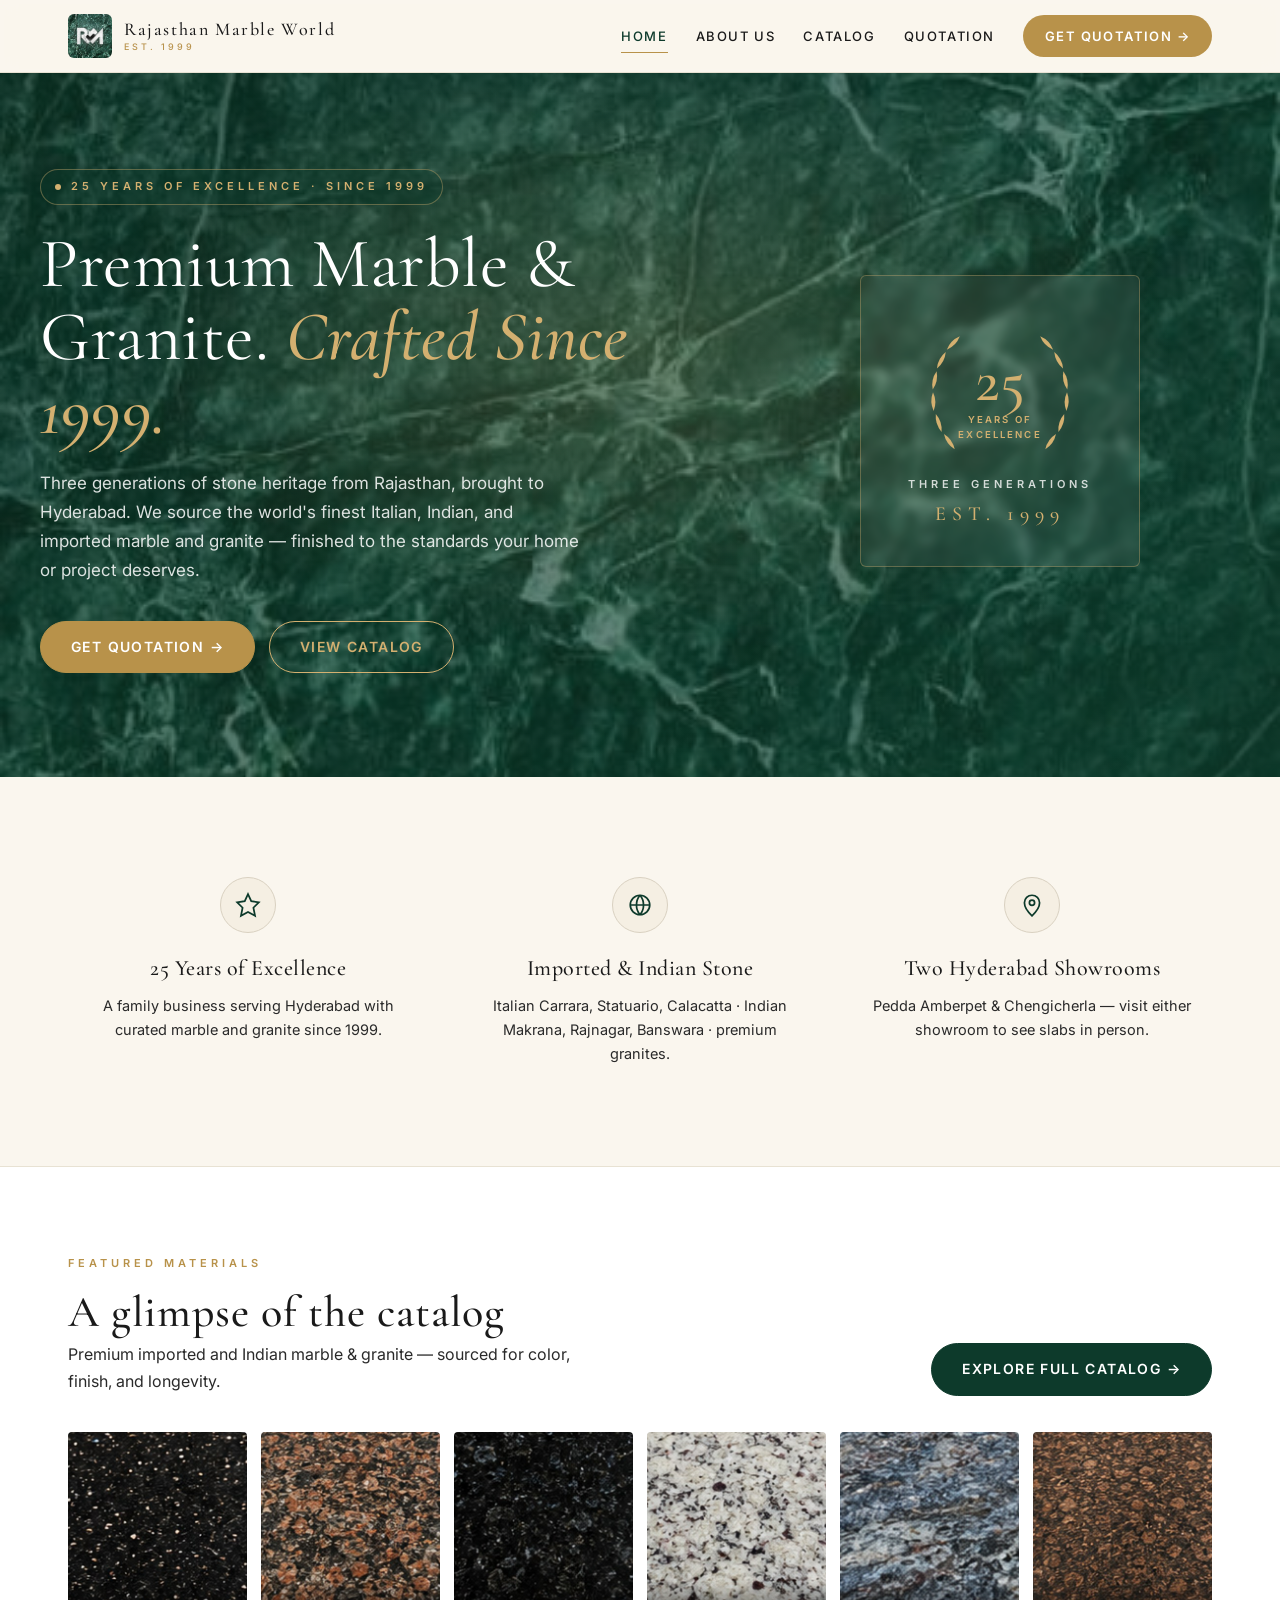
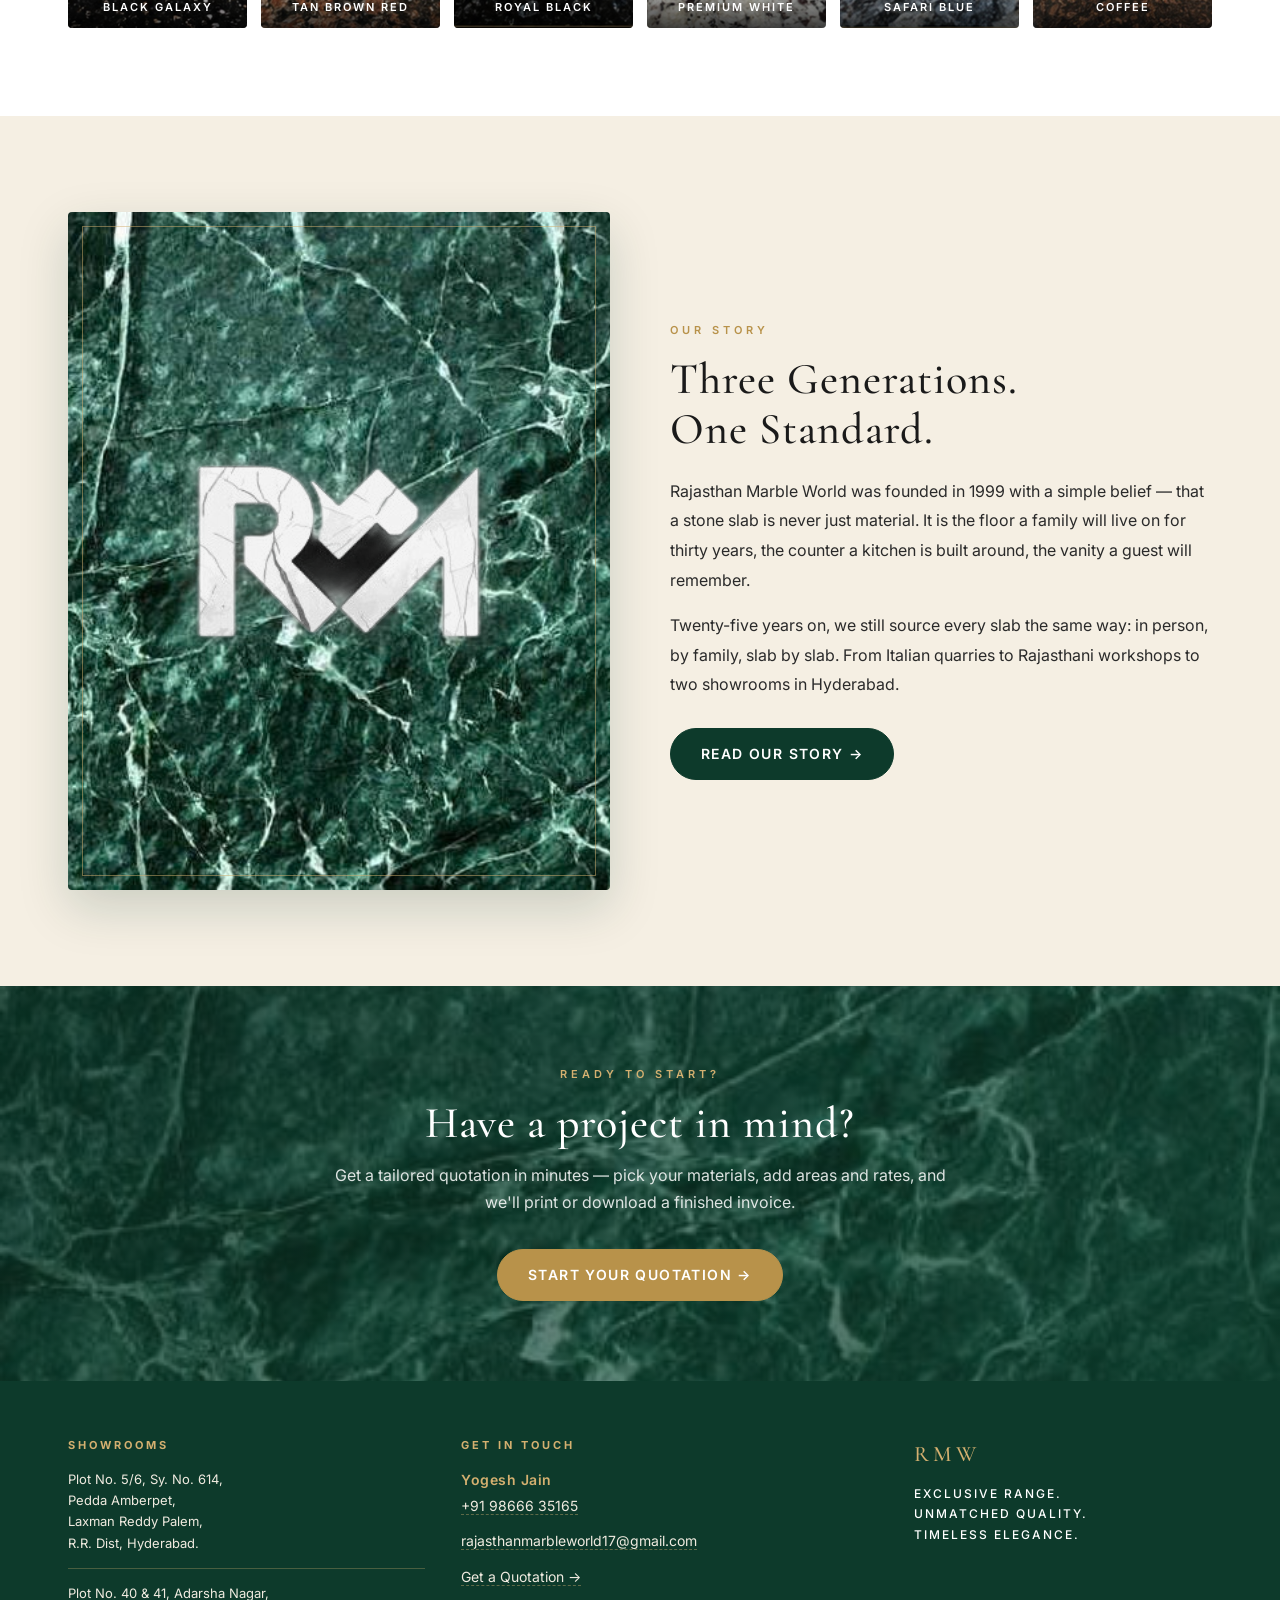
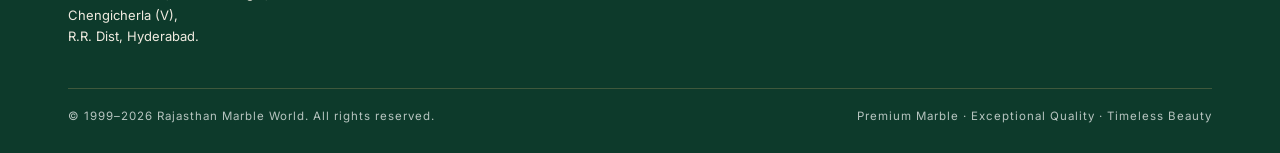
<file: index.html>
<!DOCTYPE html>
<html lang="en">
<head>
  <meta charset="UTF-8">
  <meta name="viewport" content="width=device-width, initial-scale=1.0">
  <title>Rajasthan Marble World — Premium Marble &amp; Granite Since 1999</title>
  <meta name="description" content="Hyderabad's trusted source for premium imported and Indian marble &amp; granite. Three generations of stone heritage. Two showrooms.">
  <link rel="preconnect" href="https://fonts.googleapis.com">
  <link rel="preconnect" href="https://fonts.gstatic.com" crossorigin>
  <link rel="stylesheet" href="css/site.css">
  <link rel="stylesheet" href="css/home.css">
</head>
<body>

  <!-- =================== NAV =================== -->
  <header class="site-nav">
    <div class="nav-inner">
      <a href="index.html" class="nav-brand" aria-label="Rajasthan Marble World — Home">
        <span class="nav-brand-mark">
          <img src="assets/logo-rmw.png" alt="">
        </span>
        <span class="nav-brand-text">
          <span class="nav-brand-title">Rajasthan Marble World</span>
          <span class="nav-brand-sub">Est. 1999</span>
        </span>
      </a>

      <nav class="nav-menu" aria-label="Primary">
        <ul class="nav-links">
          <li><a href="index.html">Home</a></li>
          <li><a href="about.html">About Us</a></li>
          <li><a href="catalog.html">Catalog</a></li>
          <li><a href="quotation.html">Quotation</a></li>
        </ul>
        <a href="quotation.html" class="nav-cta">Get Quotation →</a>
      </nav>

      <button class="nav-toggle" type="button" aria-label="Open navigation" aria-expanded="false" aria-controls="primary-nav">
        <span></span>
      </button>
    </div>
  </header>

  <!-- =================== HERO =================== -->
  <section class="hero">
    <div class="container hero-inner">
      <div class="hero-content">
        <div class="hero-eyebrow">25 Years of Excellence · Since 1999</div>
        <h1 class="hero-title">
          Premium Marble &amp; Granite. <em>Crafted Since 1999.</em>
        </h1>
        <p class="hero-sub">
          Three generations of stone heritage from Rajasthan, brought to Hyderabad.
          We source the world's finest Italian, Indian, and imported marble and granite —
          finished to the standards your home or project deserves.
        </p>
        <div class="hero-actions">
          <a href="quotation.html" class="btn btn-gold">Get Quotation →</a>
          <a href="catalog.html" class="btn btn-gold-outline">View Catalog</a>
        </div>
      </div>

      <div class="hero-side">
        <div class="hero-badge-card">
          <svg class="badge-25-years" xmlns="http://www.w3.org/2000/svg" viewBox="0 0 120 110">
            <defs>
              <symbol id="leaf" viewBox="-8 -3 16 6" overflow="visible">
                <path d="M -7 0 Q 0 -3 7 0 Q 0 3 -7 0 Z"/>
              </symbol>
            </defs>
            <g>
              <use href="#leaf" x="-8" y="-3" width="16" height="6" transform="translate(22 96) rotate(-125)"/>
              <use href="#leaf" x="-8" y="-3" width="16" height="6" transform="translate(14 82) rotate(-108)"/>
              <use href="#leaf" x="-8" y="-3" width="16" height="6" transform="translate(10 66) rotate(-92)"/>
              <use href="#leaf" x="-8" y="-3" width="16" height="6" transform="translate(11 50) rotate(-78)"/>
              <use href="#leaf" x="-8" y="-3" width="16" height="6" transform="translate(16 35) rotate(-62)"/>
              <use href="#leaf" x="-8" y="-3" width="16" height="6" transform="translate(25 22) rotate(-46)"/>
            </g>
            <g>
              <use href="#leaf" x="-8" y="-3" width="16" height="6" transform="translate(98 96) rotate(125)"/>
              <use href="#leaf" x="-8" y="-3" width="16" height="6" transform="translate(106 82) rotate(108)"/>
              <use href="#leaf" x="-8" y="-3" width="16" height="6" transform="translate(110 66) rotate(92)"/>
              <use href="#leaf" x="-8" y="-3" width="16" height="6" transform="translate(109 50) rotate(78)"/>
              <use href="#leaf" x="-8" y="-3" width="16" height="6" transform="translate(104 35) rotate(62)"/>
              <use href="#leaf" x="-8" y="-3" width="16" height="6" transform="translate(95 22) rotate(46)"/>
            </g>
            <text x="60" y="56" text-anchor="middle"
                  font-family="'Cormorant Garamond', serif"
                  font-size="46" font-weight="500"
                  dominant-baseline="middle">25</text>
            <text x="60" y="82" text-anchor="middle"
                  font-family="'Inter', sans-serif"
                  font-size="7.2" font-weight="600" letter-spacing="1.6">YEARS OF</text>
            <text x="60" y="93" text-anchor="middle"
                  font-family="'Inter', sans-serif"
                  font-size="7.2" font-weight="600" letter-spacing="1.6">EXCELLENCE</text>
          </svg>
          <div class="hero-badge-label">Three Generations</div>
          <div class="hero-est">EST. 1999</div>
        </div>
      </div>
    </div>
  </section>

  <!-- =================== VALUE PROPS =================== -->
  <section class="value-props">
    <div class="container">
      <div class="value-grid">

        <div class="value-card">
          <div class="value-icon">
            <svg viewBox="0 0 24 24" fill="none" stroke="currentColor" stroke-width="1.6">
              <path d="M12 2L15 8.5 22 9.5 17 14.5 18.5 22 12 18.5 5.5 22 7 14.5 2 9.5 9 8.5z"/>
            </svg>
          </div>
          <div class="value-title">25 Years of Excellence</div>
          <p class="value-body">A family business serving Hyderabad with curated marble and granite since 1999.</p>
        </div>

        <div class="value-card">
          <div class="value-icon">
            <svg viewBox="0 0 24 24" fill="none" stroke="currentColor" stroke-width="1.6">
              <circle cx="12" cy="12" r="9"/>
              <path d="M3 12h18M12 3a14 14 0 010 18M12 3a14 14 0 000 18"/>
            </svg>
          </div>
          <div class="value-title">Imported &amp; Indian Stone</div>
          <p class="value-body">Italian Carrara, Statuario, Calacatta · Indian Makrana, Rajnagar, Banswara · premium granites.</p>
        </div>

        <div class="value-card">
          <div class="value-icon">
            <svg viewBox="0 0 24 24" fill="none" stroke="currentColor" stroke-width="1.6">
              <path d="M12 22s-7-6.5-7-12a7 7 0 1114 0c0 5.5-7 12-7 12z"/>
              <circle cx="12" cy="10" r="2.4"/>
            </svg>
          </div>
          <div class="value-title">Two Hyderabad Showrooms</div>
          <p class="value-body">Pedda Amberpet &amp; Chengicherla — visit either showroom to see slabs in person.</p>
        </div>

      </div>
    </div>
  </section>

  <!-- =================== CATALOG TEASER =================== -->
  <section class="catalog-teaser">
    <div class="container">
      <div class="teaser-head">
        <div>
          <div class="section-kicker">Featured Materials</div>
          <h2 class="section-title">A glimpse of the catalog</h2>
          <p class="section-lead">Premium imported and Indian marble &amp; granite — sourced for color, finish, and longevity.</p>
        </div>
        <a href="catalog.html" class="btn btn-green">Explore Full Catalog →</a>
      </div>

      <div class="teaser-grid">
        <a href="catalog.html" class="teaser-tile">
          <img src="assets/colors/black-galaxy.jpg" alt="Black Galaxy">
          <div class="teaser-tile-name">Black Galaxy</div>
        </a>
        <a href="catalog.html" class="teaser-tile">
          <img src="assets/colors/tan-brown-red.jpg" alt="Tan Brown Red">
          <div class="teaser-tile-name">Tan Brown Red</div>
        </a>
        <a href="catalog.html" class="teaser-tile">
          <img src="assets/colors/royal-black.jpg" alt="Royal Black">
          <div class="teaser-tile-name">Royal Black</div>
        </a>
        <a href="catalog.html" class="teaser-tile">
          <img src="assets/colors/p-white.jpg" alt="Premium White">
          <div class="teaser-tile-name">Premium White</div>
        </a>
        <a href="catalog.html" class="teaser-tile">
          <img src="assets/colors/safari-blue.jpg" alt="Safari Blue">
          <div class="teaser-tile-name">Safari Blue</div>
        </a>
        <a href="catalog.html" class="teaser-tile">
          <img src="assets/colors/coffee.jpg" alt="Coffee">
          <div class="teaser-tile-name">Coffee</div>
        </a>
      </div>
    </div>
  </section>

  <!-- =================== STORY =================== -->
  <section class="story">
    <div class="container story-grid">
      <div class="story-image">
        <img class="story-mark" src="assets/logo-rmw.png" alt="">
      </div>
      <div class="story-content">
        <div class="section-kicker">Our Story</div>
        <h2 class="section-title">Three Generations.<br>One Standard.</h2>
        <p>
          Rajasthan Marble World was founded in 1999 with a simple belief — that a stone slab
          is never just material. It is the floor a family will live on for thirty years, the
          counter a kitchen is built around, the vanity a guest will remember.
        </p>
        <p>
          Twenty-five years on, we still source every slab the same way: in person,
          by family, slab by slab. From Italian quarries to Rajasthani workshops to two
          showrooms in Hyderabad.
        </p>
        <div class="story-actions">
          <a href="about.html" class="btn btn-green">Read Our Story →</a>
        </div>
      </div>
    </div>
  </section>

  <!-- =================== CTA BAND =================== -->
  <section class="cta-band">
    <div class="container">
      <div class="section-kicker" style="color: var(--rmw-gold-light);">Ready to start?</div>
      <h2 class="section-title">Have a project in mind?</h2>
      <p class="section-lead">Get a tailored quotation in minutes — pick your materials, add areas and rates, and we'll print or download a finished invoice.</p>
      <a href="quotation.html" class="btn btn-gold">Start Your Quotation →</a>
    </div>
  </section>

  <!-- =================== FOOTER =================== -->
  <footer class="site-footer">
    <div class="container">
      <div class="footer-grid">

        <div>
          <div class="footer-col-title">Showrooms</div>
          <div class="footer-address-block">
            <div class="footer-address">
              Plot No. 5/6, Sy. No. 614,<br>
              Pedda Amberpet,<br>
              Laxman Reddy Palem,<br>
              R.R. Dist, Hyderabad.
            </div>
          </div>
          <div class="footer-address-block">
            <div class="footer-address">
              Plot No. 40 &amp; 41, Adarsha Nagar,<br>
              Chengicherla (V),<br>
              R.R. Dist, Hyderabad.
            </div>
          </div>
        </div>

        <div>
          <div class="footer-col-title">Get in Touch</div>
          <ul class="footer-contacts-list">
            <li>
              <span class="footer-contact-name">Yogesh Jain</span>
              <span class="footer-contact-line"><a href="tel:+919866635165">+91 98666 35165</a></span>
            </li>
            <li>
              <span class="footer-contact-line"><a href="mailto:rajasthanmarbleworld17@gmail.com">rajasthanmarbleworld17@gmail.com</a></span>
            </li>
            <li>
              <span class="footer-contact-line"><a href="quotation.html">Get a Quotation →</a></span>
            </li>
          </ul>
        </div>

        <div class="footer-tagline-col">
          <div class="footer-tagline-mark">RMW</div>
          <div class="footer-tagline">
            Exclusive Range.<br>
            Unmatched Quality.<br>
            Timeless Elegance.
          </div>
        </div>

      </div>

      <div class="footer-bar">
        <div>© 1999–<span id="year">2026</span> Rajasthan Marble World. All rights reserved.</div>
        <div>Premium Marble · Exceptional Quality · Timeless Beauty</div>
      </div>
    </div>
  </footer>

  <script src="js/site.js"></script>
  <script>document.getElementById('year').textContent = new Date().getFullYear();</script>
</body>
</html>
</file>
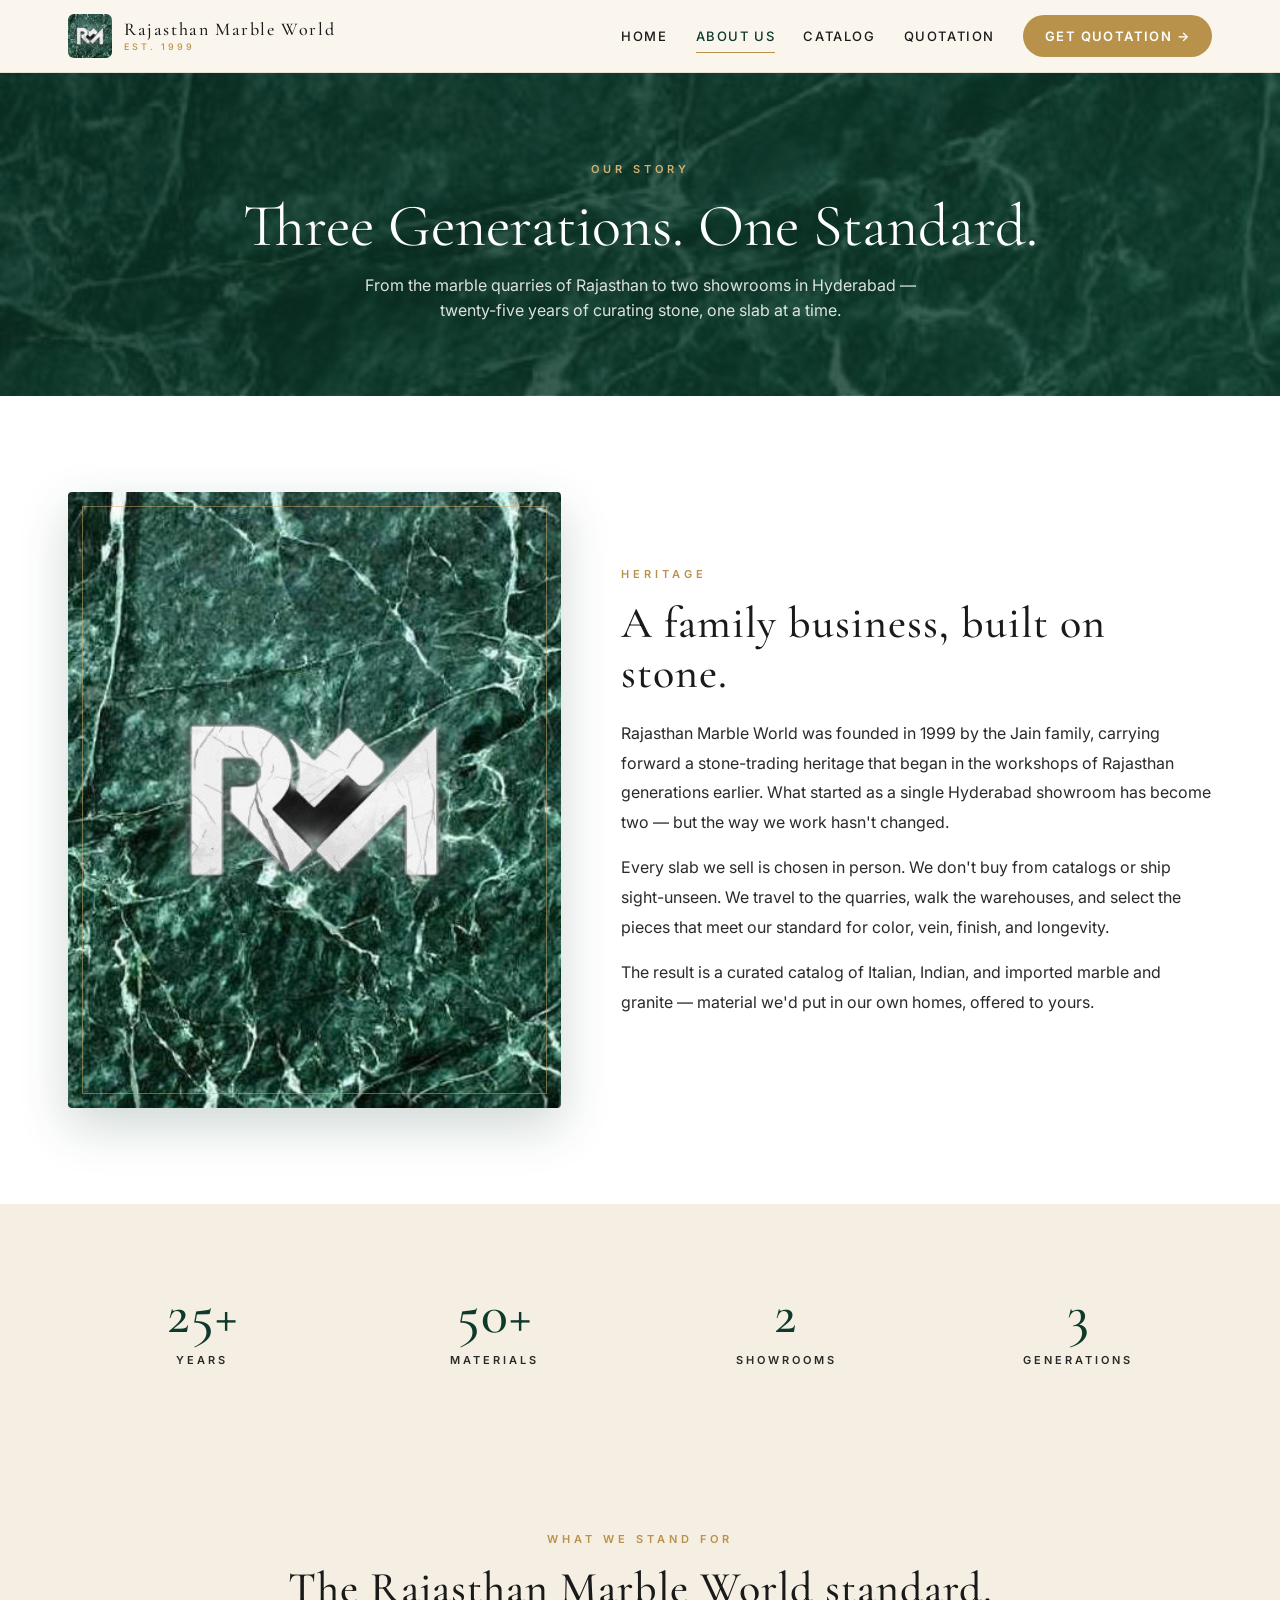
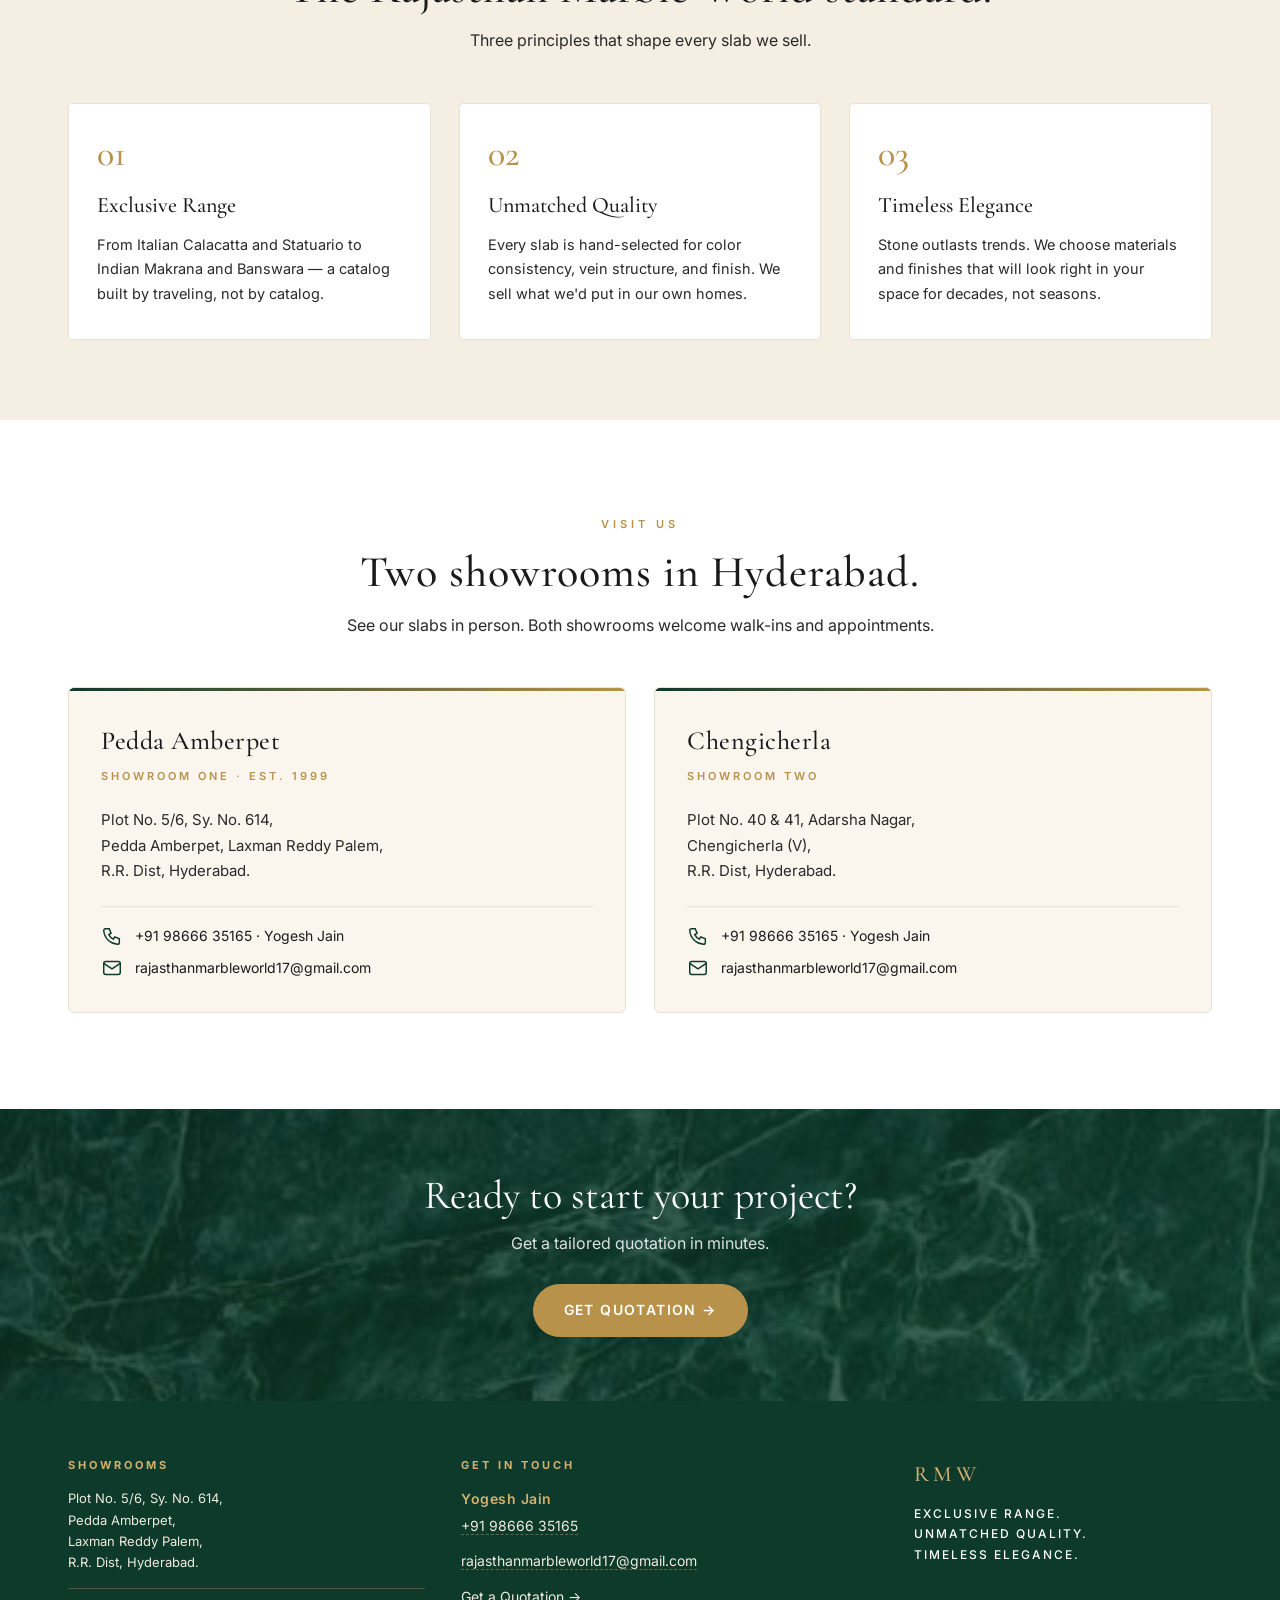
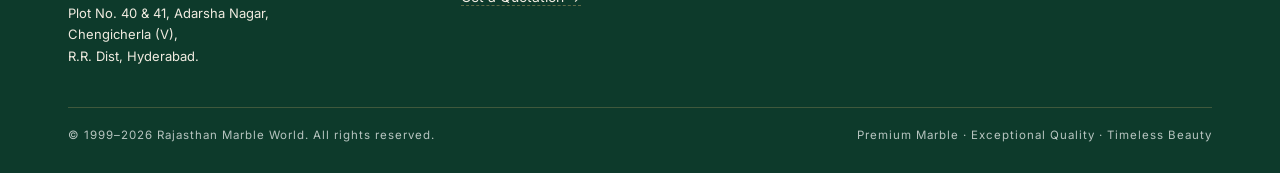
<file: about.html>
<!DOCTYPE html>
<html lang="en">
<head>
  <meta charset="UTF-8">
  <meta name="viewport" content="width=device-width, initial-scale=1.0">
  <title>About Us — Rajasthan Marble World</title>
  <meta name="description" content="Three generations of stone heritage from Rajasthan, serving Hyderabad with premium marble and granite since 1999.">
  <link rel="preconnect" href="https://fonts.googleapis.com">
  <link rel="preconnect" href="https://fonts.gstatic.com" crossorigin>
  <link rel="stylesheet" href="css/site.css">
  <link rel="stylesheet" href="css/about.css">
</head>
<body>

  <!-- =================== NAV =================== -->
  <header class="site-nav">
    <div class="nav-inner">
      <a href="index.html" class="nav-brand" aria-label="Rajasthan Marble World — Home">
        <span class="nav-brand-mark"><img src="assets/logo-rmw.png" alt=""></span>
        <span class="nav-brand-text">
          <span class="nav-brand-title">Rajasthan Marble World</span>
          <span class="nav-brand-sub">Est. 1999</span>
        </span>
      </a>

      <nav class="nav-menu" aria-label="Primary">
        <ul class="nav-links">
          <li><a href="index.html">Home</a></li>
          <li><a href="about.html">About Us</a></li>
          <li><a href="catalog.html">Catalog</a></li>
          <li><a href="quotation.html">Quotation</a></li>
        </ul>
        <a href="quotation.html" class="nav-cta">Get Quotation →</a>
      </nav>

      <button class="nav-toggle" type="button" aria-label="Open navigation" aria-expanded="false">
        <span></span>
      </button>
    </div>
  </header>

  <!-- =================== PAGE HERO =================== -->
  <section class="page-hero">
    <div class="container">
      <div class="section-kicker">Our Story</div>
      <h1 class="page-hero-title">Three Generations. One Standard.</h1>
      <p class="page-hero-sub">From the marble quarries of Rajasthan to two showrooms in Hyderabad — twenty-five years of curating stone, one slab at a time.</p>
    </div>
  </section>

  <!-- =================== STORY =================== -->
  <section class="about-story">
    <div class="container about-story-grid">
      <div class="about-story-image">
        <img src="assets/logo-rmw.png" alt="">
      </div>
      <div class="about-story-content">
        <div class="section-kicker">Heritage</div>
        <h2 class="section-title">A family business, built on stone.</h2>
        <p>
          Rajasthan Marble World was founded in 1999 by the Jain family,
          carrying forward a stone-trading heritage that began in the workshops of
          Rajasthan generations earlier. What started as a single Hyderabad showroom
          has become two — but the way we work hasn't changed.
        </p>
        <p>
          Every slab we sell is chosen in person. We don't buy from catalogs or
          ship sight-unseen. We travel to the quarries, walk the warehouses, and
          select the pieces that meet our standard for color, vein, finish, and
          longevity.
        </p>
        <p>
          The result is a curated catalog of Italian, Indian, and imported marble
          and granite — material we'd put in our own homes, offered to yours.
        </p>
      </div>
    </div>
  </section>

  <!-- =================== STATS =================== -->
  <section class="about-stats">
    <div class="container">
      <div class="stats-grid">
        <div class="stat">
          <div class="stat-num">25+</div>
          <div class="stat-label">Years</div>
        </div>
        <div class="stat">
          <div class="stat-num">50+</div>
          <div class="stat-label">Materials</div>
        </div>
        <div class="stat">
          <div class="stat-num">2</div>
          <div class="stat-label">Showrooms</div>
        </div>
        <div class="stat">
          <div class="stat-num">3</div>
          <div class="stat-label">Generations</div>
        </div>
      </div>
    </div>
  </section>

  <!-- =================== VALUES =================== -->
  <section class="about-values">
    <div class="container">
      <div class="section-kicker">What we stand for</div>
      <h2 class="section-title">The Rajasthan Marble World standard.</h2>
      <p class="section-lead">Three principles that shape every slab we sell.</p>

      <div class="value-pillars">

        <div class="value-pillar">
          <div class="value-pillar-num">01</div>
          <div class="value-pillar-title">Exclusive Range</div>
          <p class="value-pillar-body">From Italian Calacatta and Statuario to Indian Makrana and Banswara — a catalog built by traveling, not by catalog.</p>
        </div>

        <div class="value-pillar">
          <div class="value-pillar-num">02</div>
          <div class="value-pillar-title">Unmatched Quality</div>
          <p class="value-pillar-body">Every slab is hand-selected for color consistency, vein structure, and finish. We sell what we'd put in our own homes.</p>
        </div>

        <div class="value-pillar">
          <div class="value-pillar-num">03</div>
          <div class="value-pillar-title">Timeless Elegance</div>
          <p class="value-pillar-body">Stone outlasts trends. We choose materials and finishes that will look right in your space for decades, not seasons.</p>
        </div>

      </div>
    </div>
  </section>

  <!-- =================== SHOWROOMS =================== -->
  <section class="about-showrooms">
    <div class="container">
      <div class="showrooms-head">
        <div class="section-kicker">Visit Us</div>
        <h2 class="section-title">Two showrooms in Hyderabad.</h2>
        <p class="section-lead">See our slabs in person. Both showrooms welcome walk-ins and appointments.</p>
      </div>

      <div class="showroom-grid">

        <div class="showroom-card">
          <div class="showroom-name">Pedda Amberpet</div>
          <div class="showroom-sub">Showroom One · Est. 1999</div>
          <div class="showroom-address">
            Plot No. 5/6, Sy. No. 614,<br>
            Pedda Amberpet, Laxman Reddy Palem,<br>
            R.R. Dist, Hyderabad.
          </div>
          <div class="showroom-meta">
            <div class="showroom-meta-row">
              <svg class="showroom-meta-icon" viewBox="0 0 24 24" fill="none" stroke="currentColor" stroke-width="1.6">
                <path d="M5 4h4l2 5-2.5 1.5a11 11 0 005 5l1.5-2.5 5 2v4a2 2 0 01-2 2A16 16 0 013 6a2 2 0 012-2z"/>
              </svg>
              <a href="tel:+919866635165">+91 98666 35165 · Yogesh Jain</a>
            </div>
            <div class="showroom-meta-row">
              <svg class="showroom-meta-icon" viewBox="0 0 24 24" fill="none" stroke="currentColor" stroke-width="1.6">
                <rect x="3" y="5" width="18" height="14" rx="2"/>
                <path d="M3 7l9 6 9-6"/>
              </svg>
              <a href="mailto:rajasthanmarbleworld17@gmail.com">rajasthanmarbleworld17@gmail.com</a>
            </div>
          </div>
        </div>

        <div class="showroom-card">
          <div class="showroom-name">Chengicherla</div>
          <div class="showroom-sub">Showroom Two</div>
          <div class="showroom-address">
            Plot No. 40 &amp; 41, Adarsha Nagar,<br>
            Chengicherla (V),<br>
            R.R. Dist, Hyderabad.
          </div>
          <div class="showroom-meta">
            <div class="showroom-meta-row">
              <svg class="showroom-meta-icon" viewBox="0 0 24 24" fill="none" stroke="currentColor" stroke-width="1.6">
                <path d="M5 4h4l2 5-2.5 1.5a11 11 0 005 5l1.5-2.5 5 2v4a2 2 0 01-2 2A16 16 0 013 6a2 2 0 012-2z"/>
              </svg>
              <a href="tel:+919866635165">+91 98666 35165 · Yogesh Jain</a>
            </div>
            <div class="showroom-meta-row">
              <svg class="showroom-meta-icon" viewBox="0 0 24 24" fill="none" stroke="currentColor" stroke-width="1.6">
                <rect x="3" y="5" width="18" height="14" rx="2"/>
                <path d="M3 7l9 6 9-6"/>
              </svg>
              <a href="mailto:rajasthanmarbleworld17@gmail.com">rajasthanmarbleworld17@gmail.com</a>
            </div>
          </div>
        </div>

      </div>
    </div>
  </section>

  <!-- =================== CTA =================== -->
  <section class="page-hero" style="padding:64px 0;">
    <div class="container">
      <h2 class="page-hero-title" style="font-size:clamp(28px,4vw,40px);">Ready to start your project?</h2>
      <p class="page-hero-sub" style="margin-bottom:28px;">Get a tailored quotation in minutes.</p>
      <a href="quotation.html" class="btn btn-gold">Get Quotation →</a>
    </div>
  </section>

  <!-- =================== FOOTER =================== -->
  <footer class="site-footer">
    <div class="container">
      <div class="footer-grid">
        <div>
          <div class="footer-col-title">Showrooms</div>
          <div class="footer-address-block">
            <div class="footer-address">
              Plot No. 5/6, Sy. No. 614,<br>Pedda Amberpet,<br>Laxman Reddy Palem,<br>R.R. Dist, Hyderabad.
            </div>
          </div>
          <div class="footer-address-block">
            <div class="footer-address">
              Plot No. 40 &amp; 41, Adarsha Nagar,<br>Chengicherla (V),<br>R.R. Dist, Hyderabad.
            </div>
          </div>
        </div>

        <div>
          <div class="footer-col-title">Get in Touch</div>
          <ul class="footer-contacts-list">
            <li>
              <span class="footer-contact-name">Yogesh Jain</span>
              <span class="footer-contact-line"><a href="tel:+919866635165">+91 98666 35165</a></span>
            </li>
            <li><span class="footer-contact-line"><a href="mailto:rajasthanmarbleworld17@gmail.com">rajasthanmarbleworld17@gmail.com</a></span></li>
            <li><span class="footer-contact-line"><a href="quotation.html">Get a Quotation →</a></span></li>
          </ul>
        </div>

        <div class="footer-tagline-col">
          <div class="footer-tagline-mark">RMW</div>
          <div class="footer-tagline">Exclusive Range.<br>Unmatched Quality.<br>Timeless Elegance.</div>
        </div>
      </div>

      <div class="footer-bar">
        <div>© 1999–<span id="year">2026</span> Rajasthan Marble World. All rights reserved.</div>
        <div>Premium Marble · Exceptional Quality · Timeless Beauty</div>
      </div>
    </div>
  </footer>

  <script src="js/site.js"></script>
  <script>document.getElementById('year').textContent = new Date().getFullYear();</script>
</body>
</html>
</file>
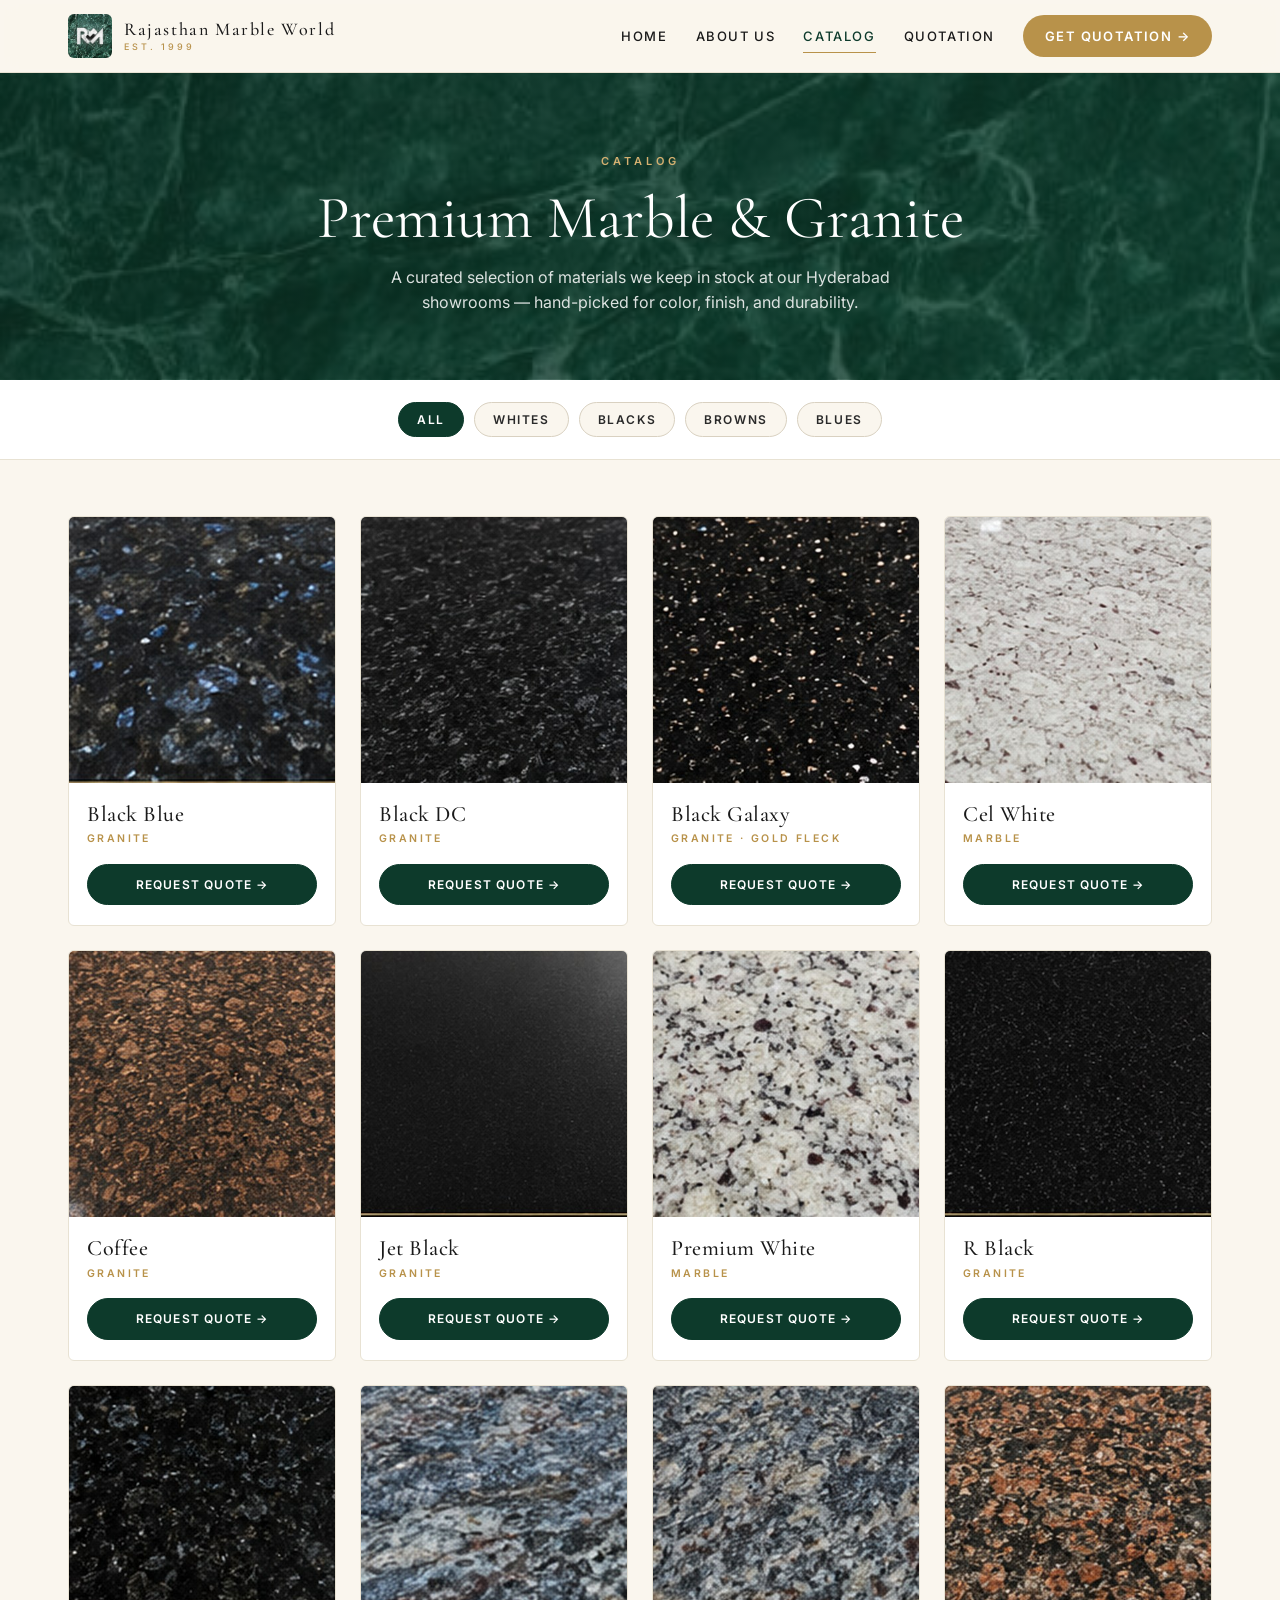
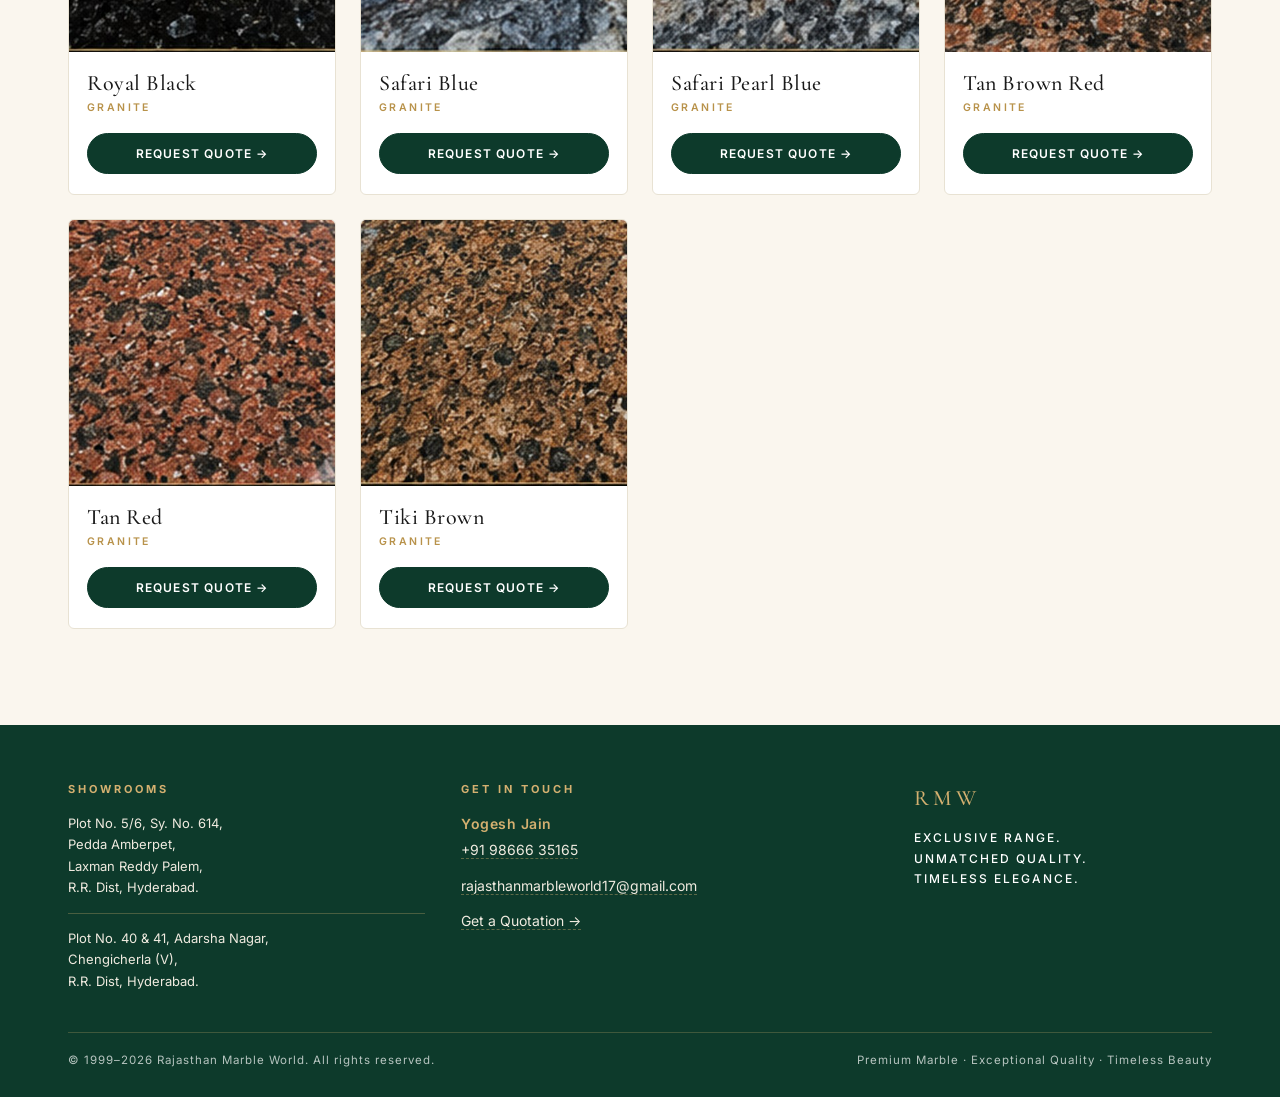
<file: catalog.html>
<!DOCTYPE html>
<html lang="en">
<head>
  <meta charset="UTF-8">
  <meta name="viewport" content="width=device-width, initial-scale=1.0">
  <title>Catalog — Rajasthan Marble World</title>
  <meta name="description" content="Explore our curated catalog of premium imported and Indian marble &amp; granite — Black Galaxy, Tan Brown, Royal Black, Premium White and more.">
  <link rel="preconnect" href="https://fonts.googleapis.com">
  <link rel="preconnect" href="https://fonts.gstatic.com" crossorigin>
  <link rel="stylesheet" href="css/site.css">
  <link rel="stylesheet" href="css/catalog.css">
</head>
<body>

  <!-- =================== NAV =================== -->
  <header class="site-nav">
    <div class="nav-inner">
      <a href="index.html" class="nav-brand" aria-label="Rajasthan Marble World — Home">
        <span class="nav-brand-mark"><img src="assets/logo-rmw.png" alt=""></span>
        <span class="nav-brand-text">
          <span class="nav-brand-title">Rajasthan Marble World</span>
          <span class="nav-brand-sub">Est. 1999</span>
        </span>
      </a>

      <nav class="nav-menu" aria-label="Primary">
        <ul class="nav-links">
          <li><a href="index.html">Home</a></li>
          <li><a href="about.html">About Us</a></li>
          <li><a href="catalog.html">Catalog</a></li>
          <li><a href="quotation.html">Quotation</a></li>
        </ul>
        <a href="quotation.html" class="nav-cta">Get Quotation →</a>
      </nav>

      <button class="nav-toggle" type="button" aria-label="Open navigation" aria-expanded="false">
        <span></span>
      </button>
    </div>
  </header>

  <!-- =================== PAGE HERO =================== -->
  <section class="page-hero">
    <div class="container">
      <div class="section-kicker">Catalog</div>
      <h1 class="page-hero-title">Premium Marble &amp; Granite</h1>
      <p class="page-hero-sub">A curated selection of materials we keep in stock at our Hyderabad showrooms — hand-picked for color, finish, and durability.</p>
    </div>
  </section>

  <!-- =================== FILTERS =================== -->
  <section class="catalog-filters">
    <div class="container">
      <div class="filter-row" id="catalogFilters">
        <button class="filter-chip active" data-cat="all"    type="button">All</button>
        <button class="filter-chip"        data-cat="whites" type="button">Whites</button>
        <button class="filter-chip"        data-cat="blacks" type="button">Blacks</button>
        <button class="filter-chip"        data-cat="browns" type="button">Browns</button>
        <button class="filter-chip"        data-cat="blues"  type="button">Blues</button>
      </div>
    </div>
  </section>

  <!-- =================== GRID =================== -->
  <section class="catalog-section">
    <div class="container">
      <div class="catalog-grid" id="catalogGrid"></div>
    </div>
  </section>

  <!-- =================== FOOTER =================== -->
  <footer class="site-footer">
    <div class="container">
      <div class="footer-grid">
        <div>
          <div class="footer-col-title">Showrooms</div>
          <div class="footer-address-block">
            <div class="footer-address">
              Plot No. 5/6, Sy. No. 614,<br>Pedda Amberpet,<br>Laxman Reddy Palem,<br>R.R. Dist, Hyderabad.
            </div>
          </div>
          <div class="footer-address-block">
            <div class="footer-address">
              Plot No. 40 &amp; 41, Adarsha Nagar,<br>Chengicherla (V),<br>R.R. Dist, Hyderabad.
            </div>
          </div>
        </div>

        <div>
          <div class="footer-col-title">Get in Touch</div>
          <ul class="footer-contacts-list">
            <li>
              <span class="footer-contact-name">Yogesh Jain</span>
              <span class="footer-contact-line"><a href="tel:+919866635165">+91 98666 35165</a></span>
            </li>
            <li><span class="footer-contact-line"><a href="mailto:rajasthanmarbleworld17@gmail.com">rajasthanmarbleworld17@gmail.com</a></span></li>
            <li><span class="footer-contact-line"><a href="quotation.html">Get a Quotation →</a></span></li>
          </ul>
        </div>

        <div class="footer-tagline-col">
          <div class="footer-tagline-mark">RMW</div>
          <div class="footer-tagline">Exclusive Range.<br>Unmatched Quality.<br>Timeless Elegance.</div>
        </div>
      </div>

      <div class="footer-bar">
        <div>© 1999–<span id="year">2026</span> Rajasthan Marble World. All rights reserved.</div>
        <div>Premium Marble · Exceptional Quality · Timeless Beauty</div>
      </div>
    </div>
  </footer>

  <script src="js/site.js"></script>
  <script src="js/catalog.js"></script>
  <script>document.getElementById('year').textContent = new Date().getFullYear();</script>
</body>
</html>
</file>
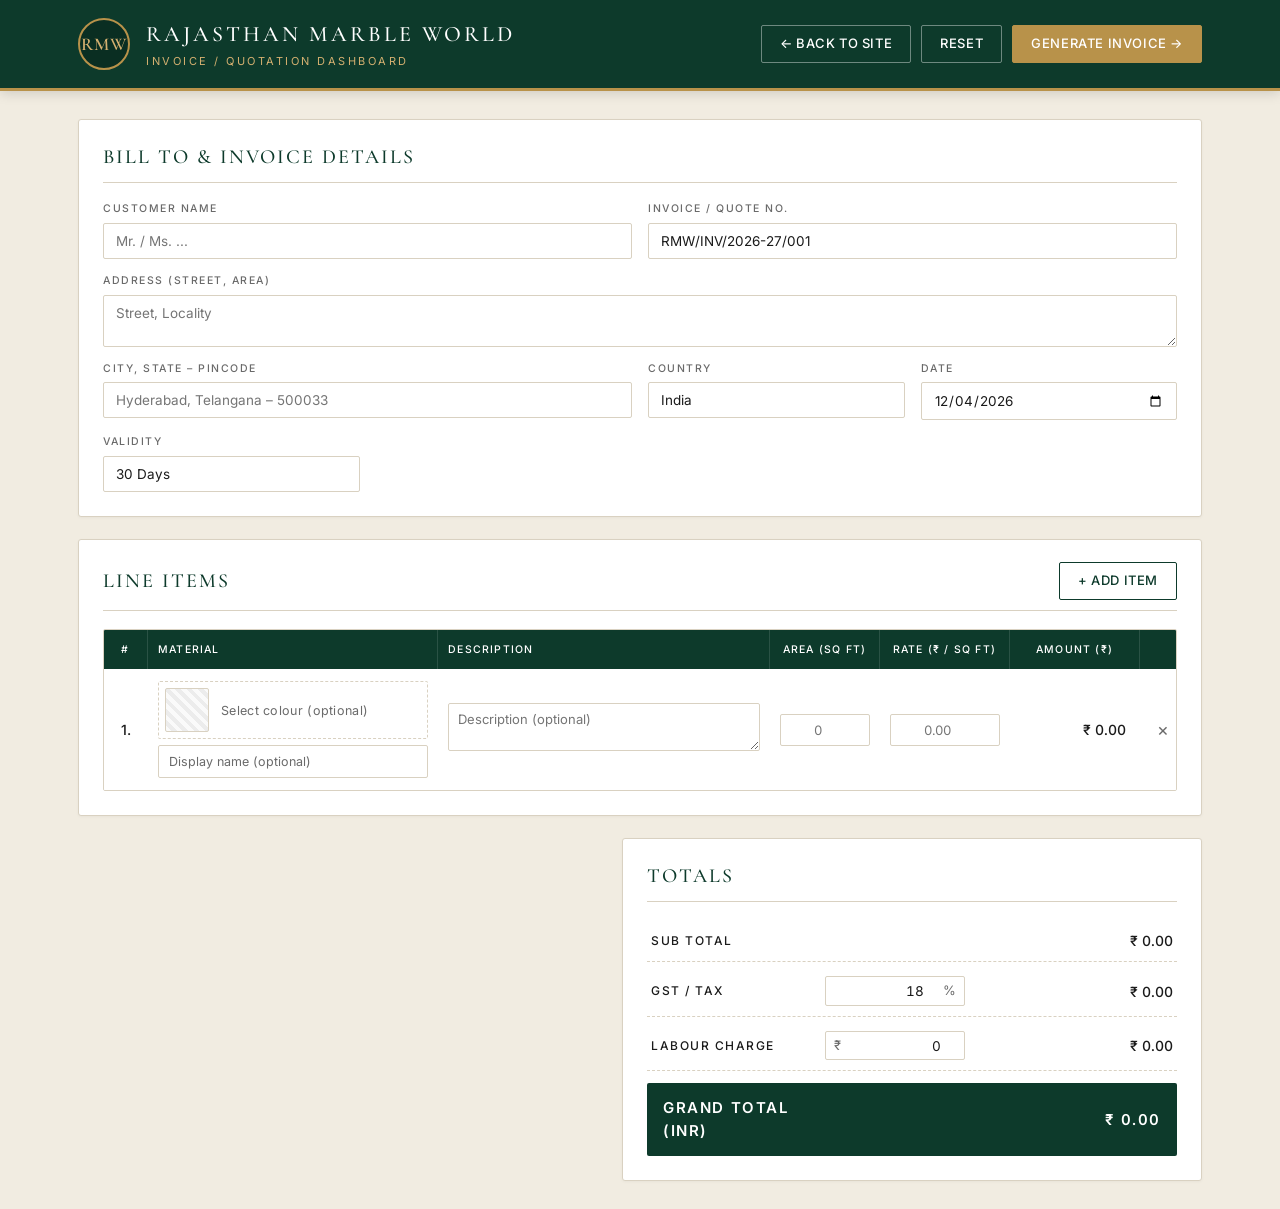
<file: quotation.html>
<!DOCTYPE html>
<html lang="en">
<head>
  <meta charset="UTF-8">
  <meta name="viewport" content="width=device-width, initial-scale=1.0">
  <title>Quotation — Rajasthan Marble World</title>
  <link rel="preconnect" href="https://fonts.googleapis.com">
  <link rel="preconnect" href="https://fonts.gstatic.com" crossorigin>
  <link href="https://fonts.googleapis.com/css2?family=Cormorant+Garamond:wght@300;400;500;600;700&family=Inter:wght@300;400;500;600;700&display=swap" rel="stylesheet">
  <link rel="stylesheet" href="css/dashboard.css">
</head>
<body>

  <header class="dash-header">
    <div class="dash-header-inner">
      <div class="brand">
        <div class="brand-mark">RMW</div>
        <div class="brand-text">
          <div class="brand-title">Rajasthan Marble World</div>
          <div class="brand-sub">Invoice / Quotation Dashboard</div>
        </div>
      </div>
      <div class="header-actions">
        <a href="index.html" class="btn btn-ghost btn-back-site">← Back to site</a>
        <button type="button" class="btn btn-ghost" id="resetBtn">Reset</button>
        <button type="button" class="btn btn-primary" id="generateBtn">Generate Invoice →</button>
      </div>
    </div>
  </header>

  <main class="dash-main">

    <!-- ============ BILL TO + INVOICE META ============ -->
    <section class="card">
      <h2 class="card-title">Bill To &amp; Invoice Details</h2>
      <div class="grid">
        <div class="field span-2">
          <label>Customer Name</label>
          <input type="text" id="customerName" placeholder="Mr. / Ms. ..." />
        </div>
        <div class="field span-2">
          <label>Invoice / Quote No.</label>
          <input type="text" id="invoiceNo" placeholder="RMW/INV/2024-25/058" />
        </div>

        <div class="field span-4">
          <label>Address (street, area)</label>
          <textarea id="customerAddress" rows="2" placeholder="Street, Locality"></textarea>
        </div>

        <div class="field span-2">
          <label>City, State – Pincode</label>
          <input type="text" id="customerCity" placeholder="Hyderabad, Telangana – 500033" />
        </div>
        <div class="field span-1">
          <label>Country</label>
          <input type="text" id="customerCountry" value="India" />
        </div>
        <div class="field span-1">
          <label>Date</label>
          <input type="date" id="invoiceDate" />
        </div>

        <div class="field span-1">
          <label>Validity</label>
          <input type="text" id="invoiceValidity" value="30 Days" />
        </div>
      </div>
    </section>

    <!-- ============ LINE ITEMS ============ -->
    <section class="card">
      <div class="card-title-row">
        <h2 class="card-title">Line Items</h2>
        <button type="button" class="btn btn-outline" id="addRowBtn">+ Add Item</button>
      </div>

      <div class="items-wrap">
        <div class="items-head">
          <div class="col-sr">#</div>
          <div class="col-mat">Material</div>
          <div class="col-desc">Description</div>
          <div class="col-area">Area (sq ft)</div>
          <div class="col-rate">Rate (₹ / sq ft)</div>
          <div class="col-amt">Amount (₹)</div>
          <div class="col-rm"></div>
        </div>
        <div class="items-body" id="itemsBody"></div>
      </div>
    </section>

    <!-- ============ TOTALS ============ -->
    <section class="card totals-card">
      <h2 class="card-title">Totals</h2>
      <div class="totals">
        <div class="totals-row">
          <span class="t-label">Sub Total</span>
          <span class="t-spacer"></span>
          <span class="t-amount" id="subTotal">₹ 0.00</span>
        </div>

        <div class="totals-row totals-row-input">
          <label for="taxPct" class="t-label">GST / Tax</label>
          <span class="t-input">
            <input type="number" id="taxPct" min="0" step="1" value="18" />
            <span class="unit">%</span>
          </span>
          <span class="t-amount" id="taxAmt">₹ 0.00</span>
        </div>

        <div class="totals-row totals-row-input">
          <label for="laborCharge" class="t-label">Labour Charge</label>
          <span class="t-input">
            <span class="unit-prefix">₹</span>
            <input type="number" id="laborCharge" min="0" step="0.01" value="0" />
          </span>
          <span class="t-amount" id="laborAmt">₹ 0.00</span>
        </div>

        <div class="totals-row grand">
          <span class="t-label">Grand Total (INR)</span>
          <span class="t-spacer"></span>
          <span class="t-amount" id="grandTotal">₹ 0.00</span>
        </div>
      </div>
    </section>

  </main>

  <!-- ============ COLOR PICKER MODAL ============ -->
  <div class="modal" id="colorModal" aria-hidden="true">
    <div class="modal-backdrop" data-close-modal></div>
    <div class="modal-panel">
      <div class="modal-head">
        <h3>Select Marble Colour</h3>
        <button type="button" class="modal-close" data-close-modal aria-label="Close">×</button>
      </div>
      <div class="modal-search">
        <input type="text" id="colorSearch" placeholder="Search marble colours..." autocomplete="off" />
        <span class="modal-count" id="modalCount"></span>
      </div>
      <div class="color-grid" id="colorGrid"></div>
    </div>
  </div>

  <!-- ============ ROW TEMPLATE ============ -->
  <template id="rowTpl">
    <div class="item-row">
      <div class="col-sr"><span class="sr">1.</span></div>
      <div class="col-mat">
        <button type="button" class="color-pick">
          <span class="swatch swatch-empty"></span>
          <span class="color-name">Select colour (optional)</span>
        </button>
        <input type="text" class="mat-name-input" placeholder="Display name (optional)" />
      </div>
      <div class="col-desc">
        <textarea class="desc-input" rows="2" placeholder="Description (optional)"></textarea>
      </div>
      <div class="col-area" data-label="Area (sq ft)">
        <input type="number" class="area-input" min="0" step="0.01" placeholder="0" />
      </div>
      <div class="col-rate" data-label="Rate (₹/sq ft)">
        <input type="number" class="rate-input" min="0" step="0.01" placeholder="0.00" />
      </div>
      <div class="col-amt"><span class="amount">₹ 0.00</span></div>
      <div class="col-rm">
        <button type="button" class="row-remove" aria-label="Remove">×</button>
      </div>
    </div>
  </template>

  <script src="js/colors.js"></script>
  <script src="js/app.js"></script>
</body>
</html>
</file>
<file: css/site.css>
/* =============================================================
   Rajasthan Marble World — shared site shell
   Used by index.html, about.html, catalog.html
   ============================================================= */

@import url('https://fonts.googleapis.com/css2?family=Cormorant+Garamond:wght@300;400;500;600;700&family=Inter:wght@300;400;500;600;700&display=swap');

:root {
  --rmw-green: #0d3a2b;
  --rmw-green-deep: #0a2e22;
  --rmw-green-soft: #1a4a39;
  --rmw-gold: #b8924a;
  --rmw-gold-light: #d4b070;
  --rmw-cream: #f5efe3;
  --rmw-ivory: #faf6ee;
  --ink: #1a1a1a;
  --ink-soft: #2a2a2a;
  --muted: #6a6a6a;
  --rule: #d9d1c1;
  --rule-soft: #e8e2d3;

  --nav-h: 72px;
  --container: 1200px;
  --container-pad: 28px;
}

* {
  box-sizing: border-box;
  margin: 0;
  padding: 0;
}

html { scroll-behavior: smooth; }

body {
  font-family: 'Inter', -apple-system, BlinkMacSystemFont, sans-serif;
  font-size: 16px;
  line-height: 1.6;
  color: var(--ink);
  background: var(--rmw-ivory);
  -webkit-font-smoothing: antialiased;
  -moz-osx-font-smoothing: grayscale;
}

img { max-width: 100%; display: block; }

a { color: var(--rmw-green); text-decoration: none; }
a:hover { color: var(--rmw-gold); }

.container {
  width: 100%;
  max-width: var(--container);
  margin: 0 auto;
  padding: 0 var(--container-pad);
}

/* ===================== TOP NAVIGATION ===================== */
.site-nav {
  position: sticky;
  top: 0;
  z-index: 100;
  background: rgba(250, 246, 238, 0.96);
  backdrop-filter: saturate(180%) blur(8px);
  -webkit-backdrop-filter: saturate(180%) blur(8px);
  border-bottom: 1px solid var(--rule-soft);
}

.nav-inner {
  display: flex;
  align-items: center;
  justify-content: space-between;
  gap: 16px;
  height: var(--nav-h);
  max-width: var(--container);
  margin: 0 auto;
  padding: 0 var(--container-pad);
}

.nav-brand {
  display: flex;
  align-items: center;
  gap: 12px;
  text-decoration: none;
  color: var(--ink);
}

.nav-brand-mark {
  width: 44px;
  height: 44px;
  display: flex;
  align-items: center;
  justify-content: center;
  background: var(--rmw-green);
  background-image: url('../assets/bg-green-granite.jpg');
  background-size: cover;
  background-position: center;
  border-radius: 6px;
  overflow: hidden;
  flex-shrink: 0;
}

.nav-brand-mark img {
  width: 30px;
  height: auto;
  filter: grayscale(1) invert(1) brightness(1.28) contrast(0.92)
          drop-shadow(0 1px 2px rgba(0,0,0,0.6))
          drop-shadow(0 0 6px rgba(255,255,255,0.4));
}

.nav-brand-text {
  display: flex;
  flex-direction: column;
  line-height: 1.1;
}

.nav-brand-title {
  font-family: 'Cormorant Garamond', serif;
  font-size: 18px;
  font-weight: 500;
  letter-spacing: 1.6px;
  color: var(--ink);
}

.nav-brand-sub {
  font-family: 'Inter', sans-serif;
  font-size: 9px;
  letter-spacing: 3px;
  color: var(--rmw-gold);
  margin-top: 2px;
  font-weight: 500;
  text-transform: uppercase;
}

.nav-menu {
  display: flex;
  align-items: center;
  gap: 28px;
}

.nav-links {
  display: flex;
  align-items: center;
  gap: 28px;
  list-style: none;
}

.nav-links a {
  font-family: 'Inter', sans-serif;
  font-size: 13px;
  letter-spacing: 1.6px;
  text-transform: uppercase;
  color: var(--ink);
  font-weight: 500;
  padding: 8px 0;
  border-bottom: 1.5px solid transparent;
  transition: border-color .2s ease, color .2s ease;
}

.nav-links a:hover,
.nav-links a.active {
  color: var(--rmw-green);
  border-bottom-color: var(--rmw-gold);
}

.nav-cta {
  display: inline-flex;
  align-items: center;
  gap: 8px;
  background: var(--rmw-gold);
  color: #fff;
  font-family: 'Inter', sans-serif;
  font-size: 13px;
  font-weight: 600;
  letter-spacing: 1.4px;
  text-transform: uppercase;
  padding: 11px 22px;
  border-radius: 999px;
  border: none;
  cursor: pointer;
  transition: background .2s ease, transform .15s ease;
  text-decoration: none;
}

.nav-cta:hover {
  background: var(--rmw-green);
  color: #fff;
  transform: translateY(-1px);
}

.nav-toggle {
  display: none;
  background: transparent;
  border: none;
  width: 40px;
  height: 40px;
  cursor: pointer;
  padding: 8px;
  color: var(--ink);
}

.nav-toggle span,
.nav-toggle span::before,
.nav-toggle span::after {
  content: '';
  display: block;
  width: 22px;
  height: 2px;
  background: var(--ink);
  position: relative;
  transition: transform .2s ease, top .2s ease, opacity .2s ease;
}

.nav-toggle span::before { position: absolute; top: -7px; left: 0; }
.nav-toggle span::after  { position: absolute; top:  7px; left: 0; }

body.nav-open .nav-toggle span               { background: transparent; }
body.nav-open .nav-toggle span::before       { top: 0; transform: rotate(45deg); }
body.nav-open .nav-toggle span::after        { top: 0; transform: rotate(-45deg); }

/* ===================== BUTTONS ===================== */
.btn {
  display: inline-flex;
  align-items: center;
  justify-content: center;
  gap: 10px;
  font-family: 'Inter', sans-serif;
  font-size: 14px;
  font-weight: 600;
  letter-spacing: 1.4px;
  text-transform: uppercase;
  padding: 14px 30px;
  border-radius: 999px;
  border: 1.5px solid transparent;
  cursor: pointer;
  text-decoration: none;
  transition: background .2s ease, color .2s ease, border-color .2s ease, transform .15s ease;
}

.btn-gold {
  background: var(--rmw-gold);
  color: #fff;
  border-color: var(--rmw-gold);
}
.btn-gold:hover {
  background: var(--rmw-green);
  border-color: var(--rmw-green);
  color: #fff;
  transform: translateY(-1px);
}

.btn-gold-outline {
  background: transparent;
  color: var(--rmw-gold-light);
  border-color: var(--rmw-gold-light);
}
.btn-gold-outline:hover {
  background: var(--rmw-gold);
  color: #fff;
  border-color: var(--rmw-gold);
  transform: translateY(-1px);
}

.btn-green {
  background: var(--rmw-green);
  color: #fff;
  border-color: var(--rmw-green);
}
.btn-green:hover {
  background: var(--rmw-gold);
  border-color: var(--rmw-gold);
  color: #fff;
}

/* ===================== SECTION PRIMITIVES ===================== */
.section {
  padding: 88px 0;
}

.section-tight { padding: 56px 0; }

.section-title {
  font-family: 'Cormorant Garamond', serif;
  font-size: clamp(28px, 4vw, 44px);
  line-height: 1.15;
  font-weight: 500;
  color: var(--ink);
  letter-spacing: 1px;
  margin-bottom: 14px;
}

.section-kicker {
  font-family: 'Inter', sans-serif;
  font-size: 11px;
  letter-spacing: 4px;
  font-weight: 600;
  text-transform: uppercase;
  color: var(--rmw-gold);
  margin-bottom: 14px;
}

.section-lead {
  font-size: 16px;
  color: var(--ink-soft);
  max-width: 640px;
  line-height: 1.7;
}

.center { text-align: center; }
.center .section-lead { margin-left: auto; margin-right: auto; }

/* ===================== SHARED FOOTER (lifted from invoice) ===================== */
.site-footer {
  background-color: var(--rmw-green);
  color: #fff;
  padding: 56px 0 28px;
}

.footer-grid {
  display: grid;
  grid-template-columns: 1.2fr 1.4fr 1fr;
  gap: 36px;
  align-items: start;
}

.footer-col-title {
  font-family: 'Inter', sans-serif;
  font-size: 11px;
  font-weight: 700;
  letter-spacing: 3px;
  color: var(--rmw-gold-light);
  margin-bottom: 14px;
  text-transform: uppercase;
}

.footer-address-block + .footer-address-block {
  margin-top: 14px;
  padding-top: 14px;
  border-top: 1px solid rgba(212, 176, 112, 0.30);
}

.footer-address {
  font-size: 13px;
  line-height: 1.65;
  color: #f0ebe0;
}

.footer-contacts-list {
  list-style: none;
  display: flex;
  flex-direction: column;
  gap: 10px;
}

.footer-contact-name {
  display: block;
  color: var(--rmw-gold-light);
  font-weight: 600;
  letter-spacing: .5px;
  font-size: 14px;
  margin-bottom: 2px;
}

.footer-contact-line {
  font-size: 14px;
  color: #f0ebe0;
}

.footer-contact-line a {
  color: #f0ebe0;
  text-decoration: none;
  border-bottom: 1px dashed rgba(212, 176, 112, 0.4);
}
.footer-contact-line a:hover { color: var(--rmw-gold-light); }

.footer-tagline {
  font-family: 'Inter', sans-serif;
  font-size: 12px;
  font-weight: 500;
  letter-spacing: 2px;
  line-height: 1.7;
  color: #fff;
  text-transform: uppercase;
}

.footer-tagline-mark {
  font-family: 'Cormorant Garamond', serif;
  font-size: 22px;
  font-weight: 500;
  color: var(--rmw-gold-light);
  letter-spacing: 6px;
  margin-bottom: 12px;
  letter-spacing: 4px;
}

.footer-bar {
  margin-top: 40px;
  padding-top: 18px;
  border-top: 1px solid rgba(212, 176, 112, 0.25);
  display: flex;
  justify-content: space-between;
  align-items: center;
  gap: 16px;
  font-size: 11.5px;
  color: rgba(255,255,255,0.7);
  letter-spacing: 1px;
}

.footer-bar a { color: rgba(255,255,255,0.7); }
.footer-bar a:hover { color: var(--rmw-gold-light); }

/* ===================== BREAKPOINTS ===================== */
@media (max-width: 1024px) {
  .footer-grid { grid-template-columns: 1fr 1fr; }
  .footer-tagline-col { grid-column: 1 / -1; }
}

@media (max-width: 820px) {
  :root { --nav-h: 64px; --container-pad: 20px; }

  .nav-toggle { display: block; }

  .nav-menu {
    position: fixed;
    top: var(--nav-h);
    left: 0;
    right: 0;
    background: var(--rmw-ivory);
    border-bottom: 1px solid var(--rule-soft);
    transform: translateY(-12px);
    opacity: 0;
    pointer-events: none;
    transition: opacity .2s ease, transform .2s ease;
    padding: 18px var(--container-pad) 24px;
    box-shadow: 0 16px 40px rgba(13, 58, 43, 0.10);
    flex-direction: column;
    align-items: stretch;
    gap: 0;
  }

  body.nav-open .nav-menu {
    transform: translateY(0);
    opacity: 1;
    pointer-events: auto;
  }

  .nav-links {
    flex-direction: column;
    align-items: stretch;
    gap: 0;
    margin-bottom: 16px;
  }

  .nav-links li { border-bottom: 1px solid var(--rule-soft); }
  .nav-links li:last-child { border-bottom: none; }

  .nav-links a {
    display: block;
    padding: 16px 4px;
    border-bottom: none;
    font-size: 14px;
  }

  .nav-cta {
    width: 100%;
    justify-content: center;
    padding: 14px 22px;
  }

  .nav-brand-title { font-size: 15px; letter-spacing: 1.2px; }
  .nav-brand-sub { font-size: 8px; letter-spacing: 2.4px; }
  .nav-brand-mark { width: 38px; height: 38px; }
  .nav-brand-mark img { width: 26px; }

  .section { padding: 56px 0; }
  .section-tight { padding: 36px 0; }

  .footer-grid { grid-template-columns: 1fr; gap: 28px; }
  .footer-bar { flex-direction: column; align-items: flex-start; gap: 8px; }
}

@media (max-width: 480px) {
  :root { --container-pad: 16px; }

  .btn { padding: 12px 22px; font-size: 13px; letter-spacing: 1.2px; }
  .nav-brand-text { display: flex; }
  .footer-address { font-size: 13px; }
}
</file>
<file: css/home.css>
/* =============================================================
   Home page — Rajasthan Marble World
   ============================================================= */

/* ===================== HERO ===================== */
.hero {
  position: relative;
  background-color: var(--rmw-green-deep);
  background-image:
    linear-gradient(135deg, rgba(10,46,34,0.78) 0%, rgba(13,58,43,0.62) 60%, rgba(13,58,43,0.85) 100%),
    url('../assets/bg-green-granite.jpg');
  background-size: cover;
  background-position: center;
  color: #fff;
  overflow: hidden;
  isolation: isolate;
}

.hero::after {
  content: '';
  position: absolute;
  inset: 0;
  background: radial-gradient(60% 60% at 50% 40%, rgba(212, 176, 112, 0.18), transparent 70%);
  pointer-events: none;
  z-index: 0;
}

.hero-inner {
  position: relative;
  z-index: 1;
  display: grid;
  grid-template-columns: 1.4fr 1fr;
  gap: 48px;
  align-items: center;
  padding: 96px 0 104px;
}

.hero-eyebrow {
  display: inline-flex;
  align-items: center;
  gap: 10px;
  font-family: 'Inter', sans-serif;
  font-size: 11px;
  letter-spacing: 4px;
  font-weight: 600;
  text-transform: uppercase;
  color: var(--rmw-gold-light);
  margin-bottom: 22px;
  padding: 8px 14px;
  border: 1px solid rgba(212, 176, 112, 0.4);
  border-radius: 999px;
  background: rgba(13, 58, 43, 0.4);
}

.hero-eyebrow::before {
  content: '';
  width: 6px;
  height: 6px;
  background: var(--rmw-gold-light);
  border-radius: 50%;
}

.hero-title {
  font-family: 'Cormorant Garamond', serif;
  font-weight: 400;
  font-size: clamp(38px, 6vw, 70px);
  line-height: 1.05;
  letter-spacing: 0.5px;
  color: #fff;
  margin-bottom: 22px;
}

.hero-title em {
  font-style: italic;
  color: var(--rmw-gold-light);
  font-weight: 500;
}

.hero-sub {
  font-size: 17px;
  line-height: 1.7;
  color: rgba(255,255,255,0.85);
  max-width: 540px;
  margin-bottom: 36px;
}

.hero-actions {
  display: flex;
  gap: 14px;
  flex-wrap: wrap;
}

.hero-side {
  position: relative;
  display: flex;
  align-items: center;
  justify-content: center;
}

.hero-badge-card {
  position: relative;
  display: flex;
  flex-direction: column;
  align-items: center;
  justify-content: center;
  width: 280px;
  padding: 36px 28px;
  background: rgba(245, 239, 227, 0.06);
  border: 1px solid rgba(212, 176, 112, 0.35);
  border-radius: 6px;
  backdrop-filter: blur(4px);
  -webkit-backdrop-filter: blur(4px);
}

.hero-badge-card .badge-25-years {
  width: 160px;
  height: 150px;
}

.hero-badge-card .badge-25-years text { fill: var(--rmw-gold-light) !important; }
.hero-badge-card .badge-25-years g    { fill: var(--rmw-gold-light) !important; }

.hero-badge-label {
  margin-top: 14px;
  font-family: 'Inter', sans-serif;
  font-size: 11px;
  letter-spacing: 4px;
  text-transform: uppercase;
  font-weight: 600;
  color: rgba(255,255,255,0.8);
  text-align: center;
}

.hero-est {
  font-family: 'Cormorant Garamond', serif;
  font-size: 20px;
  letter-spacing: 6px;
  font-weight: 500;
  color: var(--rmw-gold-light);
  margin-top: 4px;
}

/* ===================== VALUE PROPS ===================== */
.value-props {
  background: var(--rmw-ivory);
  padding: 72px 0;
  border-bottom: 1px solid var(--rule-soft);
}

.value-grid {
  display: grid;
  grid-template-columns: repeat(3, 1fr);
  gap: 32px;
}

.value-card {
  text-align: center;
  padding: 28px 18px;
}

.value-icon {
  width: 56px;
  height: 56px;
  margin: 0 auto 18px;
  border-radius: 50%;
  background: var(--rmw-cream);
  border: 1px solid var(--rule);
  display: flex;
  align-items: center;
  justify-content: center;
  color: var(--rmw-green);
}

.value-icon svg { width: 26px; height: 26px; }

.value-title {
  font-family: 'Cormorant Garamond', serif;
  font-size: 22px;
  font-weight: 500;
  color: var(--ink);
  margin-bottom: 8px;
  letter-spacing: .5px;
}

.value-body {
  font-size: 14.5px;
  line-height: 1.65;
  color: var(--ink-soft);
  max-width: 320px;
  margin: 0 auto;
}

/* ===================== CATALOG TEASER ===================== */
.catalog-teaser {
  background: #fff;
  padding: 88px 0;
}

.teaser-head {
  display: flex;
  justify-content: space-between;
  align-items: flex-end;
  gap: 24px;
  margin-bottom: 36px;
}

.teaser-head .section-title { margin-bottom: 4px; }
.teaser-head .section-lead { margin-bottom: 0; max-width: 520px; }

.teaser-grid {
  display: grid;
  grid-template-columns: repeat(6, 1fr);
  gap: 14px;
}

.teaser-tile {
  position: relative;
  aspect-ratio: 1 / 1.1;
  overflow: hidden;
  border-radius: 4px;
  background: var(--rmw-cream);
  cursor: pointer;
  transition: transform .25s ease, box-shadow .25s ease;
}

.teaser-tile img {
  width: 100%;
  height: 100%;
  object-fit: cover;
  transition: transform .5s ease;
}

.teaser-tile:hover {
  transform: translateY(-3px);
  box-shadow: 0 14px 30px rgba(13, 58, 43, 0.18);
}
.teaser-tile:hover img { transform: scale(1.06); }

.teaser-tile-name {
  position: absolute;
  inset: auto 0 0 0;
  padding: 18px 12px 12px;
  background: linear-gradient(transparent, rgba(0,0,0,0.7));
  color: #fff;
  font-family: 'Inter', sans-serif;
  font-size: 11px;
  letter-spacing: 2px;
  font-weight: 600;
  text-transform: uppercase;
  text-align: center;
}

.teaser-foot {
  margin-top: 36px;
  text-align: center;
}

/* ===================== STORY ===================== */
.story {
  background: var(--rmw-cream);
  padding: 96px 0;
}

.story-grid {
  display: grid;
  grid-template-columns: 1fr 1fr;
  gap: 60px;
  align-items: center;
}

.story-image {
  position: relative;
  aspect-ratio: 4 / 5;
  background: var(--rmw-green);
  background-image: url('../assets/bg-green-granite.jpg');
  background-size: cover;
  background-position: center;
  border-radius: 4px;
  overflow: hidden;
  box-shadow: 0 18px 50px rgba(13, 58, 43, 0.18);
}

.story-image::after {
  content: '';
  position: absolute;
  inset: 14px;
  border: 1px solid rgba(212, 176, 112, 0.5);
  pointer-events: none;
}

.story-image .story-mark {
  position: absolute;
  top: 50%;
  left: 50%;
  transform: translate(-50%, -50%);
  width: 60%;
  filter: grayscale(1) invert(1) brightness(1.28) contrast(0.92)
          drop-shadow(0 2px 4px rgba(0,0,0,0.6))
          drop-shadow(0 0 14px rgba(255,255,255,0.45));
}

.story-content .section-title { margin-bottom: 22px; }

.story-content p {
  font-size: 16px;
  line-height: 1.85;
  color: var(--ink-soft);
  margin-bottom: 16px;
}

.story-actions {
  margin-top: 28px;
}

/* ===================== CTA BAND ===================== */
.cta-band {
  position: relative;
  background-color: var(--rmw-green);
  background-image:
    linear-gradient(135deg, rgba(10,46,34,0.78) 0%, rgba(13,58,43,0.62) 60%, rgba(13,58,43,0.85) 100%),
    url('../assets/bg-green-granite.jpg');
  background-size: cover;
  background-position: center;
  color: #fff;
  padding: 80px 0;
  text-align: center;
}

.cta-band .section-title { color: #fff; }
.cta-band .section-lead { color: rgba(255,255,255,0.85); margin: 0 auto 32px; }

/* ===================== BREAKPOINTS ===================== */
@media (max-width: 1024px) {
  .hero-inner { grid-template-columns: 1fr; gap: 40px; padding: 72px 0 80px; }
  .hero-side { order: -1; }
  .hero-badge-card { width: 220px; padding: 28px 22px; }
  .hero-badge-card .badge-25-years { width: 130px; height: 120px; }

  .value-grid { grid-template-columns: 1fr 1fr; }
  .teaser-grid { grid-template-columns: repeat(3, 1fr); }
  .story-grid { grid-template-columns: 1fr; gap: 40px; }
  .story-image { aspect-ratio: 16 / 11; max-width: 480px; margin: 0 auto; }
}

@media (max-width: 720px) {
  .hero-inner { padding: 56px 0 64px; }
  .hero-title { font-size: clamp(34px, 9vw, 48px); }
  .hero-sub { font-size: 15px; }
  .hero-actions .btn { flex: 1; min-width: 0; }

  .teaser-head { flex-direction: column; align-items: flex-start; gap: 14px; }
  .teaser-grid { grid-template-columns: repeat(2, 1fr); gap: 12px; }
}

@media (max-width: 480px) {
  .value-grid { grid-template-columns: 1fr; gap: 18px; }
  .value-card { padding: 18px 8px; }
  .teaser-grid { gap: 10px; }
  .story { padding: 64px 0; }
  .story-content p { font-size: 15px; }
  .cta-band { padding: 56px 0; }
  .hero-badge-card { width: 200px; padding: 22px 18px; }
}
</file>
<file: css/about.css>
/* =============================================================
   About page — Rajasthan Marble World
   ============================================================= */

.page-hero {
  position: relative;
  background-color: var(--rmw-green-deep);
  background-image:
    linear-gradient(135deg, rgba(10,46,34,0.82) 0%, rgba(13,58,43,0.78) 100%),
    url('../assets/bg-green-granite.jpg');
  background-size: cover;
  background-position: center;
  color: #fff;
  padding: 88px 0 72px;
  text-align: center;
}

.page-hero .section-kicker { color: var(--rmw-gold-light); }
.page-hero-title {
  font-family: 'Cormorant Garamond', serif;
  font-size: clamp(34px, 5.5vw, 60px);
  font-weight: 400;
  line-height: 1.1;
  color: #fff;
  margin-bottom: 14px;
}
.page-hero-sub {
  font-size: 16px;
  color: rgba(255,255,255,0.85);
  max-width: 580px;
  margin: 0 auto;
}

/* ===================== STORY ===================== */
.about-story {
  background: #fff;
  padding: 96px 0;
}

.about-story-grid {
  display: grid;
  grid-template-columns: 1fr 1.2fr;
  gap: 60px;
  align-items: center;
}

.about-story-image {
  position: relative;
  aspect-ratio: 4 / 5;
  background-image: url('../assets/bg-green-granite.jpg');
  background-size: cover;
  background-position: center;
  border-radius: 4px;
  overflow: hidden;
  box-shadow: 0 18px 50px rgba(13, 58, 43, 0.20);
}

.about-story-image::after {
  content: '';
  position: absolute;
  inset: 14px;
  border: 1px solid rgba(212, 176, 112, 0.5);
  pointer-events: none;
}

.about-story-image img {
  position: absolute;
  top: 50%;
  left: 50%;
  transform: translate(-50%, -50%);
  width: 58%;
  filter: grayscale(1) invert(1) brightness(1.28) contrast(0.92)
          drop-shadow(0 2px 4px rgba(0,0,0,0.6))
          drop-shadow(0 0 14px rgba(255,255,255,0.45));
}

.about-story-content .section-title { margin-bottom: 20px; }
.about-story-content p {
  font-size: 16px;
  line-height: 1.85;
  color: var(--ink-soft);
  margin-bottom: 16px;
}

/* ===================== STATS ===================== */
.about-stats {
  background: var(--rmw-cream);
  padding: 64px 0;
}

.stats-grid {
  display: grid;
  grid-template-columns: repeat(4, 1fr);
  gap: 24px;
}

.stat {
  text-align: center;
  padding: 18px 8px;
}

.stat-num {
  font-family: 'Cormorant Garamond', serif;
  font-size: clamp(38px, 4.5vw, 56px);
  font-weight: 500;
  color: var(--rmw-green);
  line-height: 1;
  letter-spacing: 1px;
}

.stat-label {
  font-family: 'Inter', sans-serif;
  font-size: 11px;
  letter-spacing: 3px;
  text-transform: uppercase;
  font-weight: 600;
  color: var(--ink-soft);
  margin-top: 10px;
}

/* ===================== SHOWROOMS ===================== */
.about-showrooms {
  background: #fff;
  padding: 96px 0;
}

.showrooms-head { text-align: center; margin-bottom: 48px; }
.showrooms-head .section-lead { margin: 0 auto; }

.showroom-grid {
  display: grid;
  grid-template-columns: 1fr 1fr;
  gap: 28px;
}

.showroom-card {
  background: var(--rmw-ivory);
  border: 1px solid var(--rule-soft);
  border-radius: 6px;
  padding: 32px;
  position: relative;
  overflow: hidden;
}

.showroom-card::before {
  content: '';
  position: absolute;
  top: 0;
  left: 0;
  right: 0;
  height: 3px;
  background: linear-gradient(90deg, var(--rmw-green), var(--rmw-gold));
}

.showroom-name {
  font-family: 'Cormorant Garamond', serif;
  font-size: 26px;
  font-weight: 500;
  color: var(--ink);
  margin-bottom: 6px;
  letter-spacing: .5px;
}

.showroom-sub {
  font-family: 'Inter', sans-serif;
  font-size: 11px;
  letter-spacing: 3px;
  text-transform: uppercase;
  color: var(--rmw-gold);
  font-weight: 600;
  margin-bottom: 22px;
}

.showroom-address {
  font-size: 15px;
  line-height: 1.7;
  color: var(--ink-soft);
  margin-bottom: 22px;
}

.showroom-meta {
  display: flex;
  flex-direction: column;
  gap: 10px;
  font-size: 14px;
  color: var(--ink-soft);
  padding-top: 18px;
  border-top: 1px solid var(--rule-soft);
}

.showroom-meta-row {
  display: flex;
  align-items: center;
  gap: 12px;
}

.showroom-meta-icon {
  width: 22px;
  height: 22px;
  flex-shrink: 0;
  color: var(--rmw-green);
}

.showroom-meta a { color: var(--ink); }
.showroom-meta a:hover { color: var(--rmw-gold); }

/* ===================== VALUES ===================== */
.about-values {
  background: var(--rmw-cream);
  padding: 80px 0;
}

.about-values .container { text-align: center; }
.about-values .section-lead { margin: 0 auto 48px; }

.value-pillars {
  display: grid;
  grid-template-columns: repeat(3, 1fr);
  gap: 28px;
  margin-top: 40px;
  text-align: left;
}

.value-pillar {
  background: #fff;
  padding: 32px 28px;
  border-radius: 4px;
  border: 1px solid var(--rule-soft);
}

.value-pillar-num {
  font-family: 'Cormorant Garamond', serif;
  font-size: 36px;
  font-weight: 500;
  color: var(--rmw-gold);
  line-height: 1;
  margin-bottom: 16px;
}

.value-pillar-title {
  font-family: 'Cormorant Garamond', serif;
  font-size: 22px;
  font-weight: 500;
  color: var(--ink);
  margin-bottom: 10px;
}

.value-pillar-body {
  font-size: 14.5px;
  line-height: 1.7;
  color: var(--ink-soft);
}

/* ===================== BREAKPOINTS ===================== */
@media (max-width: 1024px) {
  .about-story-grid { grid-template-columns: 1fr; gap: 40px; }
  .about-story-image { max-width: 420px; aspect-ratio: 16/11; margin: 0 auto; }

  .stats-grid { grid-template-columns: 1fr 1fr; gap: 18px; }
  .showroom-grid { grid-template-columns: 1fr; }
  .value-pillars { grid-template-columns: 1fr; }
}

@media (max-width: 720px) {
  .page-hero { padding: 64px 0 52px; }
  .about-story { padding: 64px 0; }
  .about-showrooms { padding: 64px 0; }
  .about-values { padding: 64px 0; }

  .showroom-card { padding: 24px 22px; }
  .showroom-name { font-size: 22px; }
}

@media (max-width: 480px) {
  .stats-grid { grid-template-columns: 1fr 1fr; gap: 12px; }
  .stat { padding: 12px 4px; }
}
</file>
<file: css/catalog.css>
/* =============================================================
   Catalog page — Rajasthan Marble World
   ============================================================= */

.page-hero {
  position: relative;
  background-color: var(--rmw-green-deep);
  background-image:
    linear-gradient(135deg, rgba(10,46,34,0.82) 0%, rgba(13,58,43,0.78) 100%),
    url('../assets/bg-green-granite.jpg');
  background-size: cover;
  background-position: center;
  color: #fff;
  padding: 80px 0 64px;
  text-align: center;
}

.page-hero .section-kicker { color: var(--rmw-gold-light); }
.page-hero-title {
  font-family: 'Cormorant Garamond', serif;
  font-size: clamp(34px, 5.5vw, 60px);
  font-weight: 400;
  line-height: 1.1;
  color: #fff;
  margin-bottom: 14px;
}
.page-hero-sub {
  font-size: 16px;
  color: rgba(255,255,255,0.85);
  max-width: 580px;
  margin: 0 auto;
}

/* ===================== FILTER BAR ===================== */
.catalog-filters {
  background: #fff;
  border-bottom: 1px solid var(--rule-soft);
  padding: 22px 0;
  position: sticky;
  top: var(--nav-h);
  z-index: 50;
}

.filter-row {
  display: flex;
  flex-wrap: wrap;
  gap: 10px;
  align-items: center;
  justify-content: center;
}

.filter-chip {
  font-family: 'Inter', sans-serif;
  font-size: 12px;
  letter-spacing: 1.6px;
  font-weight: 600;
  text-transform: uppercase;
  padding: 9px 18px;
  border-radius: 999px;
  border: 1px solid var(--rule);
  background: var(--rmw-ivory);
  color: var(--ink-soft);
  cursor: pointer;
  transition: background .15s ease, color .15s ease, border-color .15s ease;
}

.filter-chip:hover,
.filter-chip.active {
  background: var(--rmw-green);
  color: #fff;
  border-color: var(--rmw-green);
}

/* ===================== GRID ===================== */
.catalog-section {
  background: var(--rmw-ivory);
  padding: 56px 0 96px;
}

.catalog-grid {
  display: grid;
  grid-template-columns: repeat(4, 1fr);
  gap: 24px;
}

.marble-card {
  background: #fff;
  border-radius: 6px;
  overflow: hidden;
  border: 1px solid var(--rule-soft);
  display: flex;
  flex-direction: column;
  transition: transform .25s ease, box-shadow .25s ease;
}

.marble-card:hover {
  transform: translateY(-3px);
  box-shadow: 0 18px 36px rgba(13, 58, 43, 0.15);
}

.marble-image {
  position: relative;
  aspect-ratio: 1 / 1;
  overflow: hidden;
  background: var(--rmw-cream);
}

.marble-image img {
  width: 100%;
  height: 100%;
  object-fit: cover;
  transition: transform .4s ease;
}

.marble-card:hover .marble-image img { transform: scale(1.06); }

.marble-body {
  padding: 18px 18px 20px;
  display: flex;
  flex-direction: column;
  flex: 1;
}

.marble-name {
  font-family: 'Cormorant Garamond', serif;
  font-size: 22px;
  font-weight: 500;
  letter-spacing: .5px;
  color: var(--ink);
  margin-bottom: 4px;
  line-height: 1.2;
}

.marble-cat {
  font-family: 'Inter', sans-serif;
  font-size: 10.5px;
  letter-spacing: 2.4px;
  text-transform: uppercase;
  color: var(--rmw-gold);
  font-weight: 600;
  margin-bottom: 16px;
}

.marble-card .btn {
  margin-top: auto;
  padding: 10px 18px;
  font-size: 12px;
  letter-spacing: 1.2px;
  align-self: stretch;
}

/* ===================== EMPTY STATE ===================== */
.catalog-empty {
  text-align: center;
  padding: 60px 20px;
  color: var(--ink-soft);
}

.catalog-empty p { font-size: 15px; }

/* ===================== BREAKPOINTS ===================== */
@media (max-width: 1024px) {
  .catalog-grid { grid-template-columns: repeat(3, 1fr); gap: 20px; }
}

@media (max-width: 820px) {
  .catalog-filters { top: var(--nav-h); padding: 16px 0; }
  .filter-row { justify-content: flex-start; overflow-x: auto; flex-wrap: nowrap; padding: 2px 16px; margin: 0 -16px; }
  .filter-row::-webkit-scrollbar { display: none; }
  .filter-chip { flex-shrink: 0; padding: 8px 16px; font-size: 11.5px; }

  .catalog-grid { grid-template-columns: repeat(2, 1fr); gap: 16px; }
  .catalog-section { padding: 40px 0 72px; }
  .page-hero { padding: 60px 0 48px; }
}

@media (max-width: 480px) {
  .catalog-grid { grid-template-columns: repeat(2, 1fr); gap: 12px; }
  .marble-body { padding: 14px 14px 16px; }
  .marble-name { font-size: 18px; }
  .marble-cat { font-size: 9.5px; letter-spacing: 1.8px; margin-bottom: 12px; }
  .marble-card .btn { padding: 9px 14px; font-size: 11px; letter-spacing: 1px; }
}

@media (max-width: 340px) {
  .catalog-grid { grid-template-columns: 1fr; }
}
</file>
<file: css/dashboard.css>
/* =============================================================
   Rajasthan Marble World — Dashboard Stylesheet
   Shares colour palette + typography with the printed invoice.
   ============================================================= */

:root {
  --rmw-green: #0d3a2b;
  --rmw-green-deep: #0a2e22;
  --rmw-green-soft: #1a4a39;
  --rmw-gold: #b8924a;
  --rmw-gold-light: #d4b070;
  --rmw-cream: #f5efe3;
  --rmw-ivory: #faf6ee;
  --ink: #1a1a1a;
  --ink-soft: #2a2a2a;
  --muted: #6a6a6a;
  --rule: #d9d1c1;
  --rule-soft: #e8e2d3;
  --bg: #f1ece1;
  --card: #ffffff;
  --danger: #a23a32;
}

* { box-sizing: border-box; margin: 0; padding: 0; }

html, body {
  font-family: 'Inter', -apple-system, BlinkMacSystemFont, sans-serif;
  font-size: 14px;
  line-height: 1.5;
  color: var(--ink);
  background: var(--bg);
  -webkit-font-smoothing: antialiased;
}

input, textarea, select, button { font-family: inherit; color: inherit; }

/* ============ HEADER ============ */
.dash-header {
  background: var(--rmw-green);
  color: #fff;
  border-bottom: 3px solid var(--rmw-gold);
  position: sticky;
  top: 0;
  z-index: 10;
  box-shadow: 0 2px 12px rgba(0,0,0,0.15);
}

.dash-header-inner {
  max-width: 1180px;
  margin: 0 auto;
  padding: 18px 28px;
  display: flex;
  justify-content: space-between;
  align-items: center;
  gap: 16px;
}

.brand { display: flex; align-items: center; gap: 16px; }

.brand-mark {
  width: 52px;
  height: 52px;
  border-radius: 50%;
  background: var(--rmw-green-deep);
  border: 2px solid var(--rmw-gold);
  display: flex;
  align-items: center;
  justify-content: center;
  font-family: 'Cormorant Garamond', serif;
  font-weight: 600;
  font-size: 18px;
  color: var(--rmw-gold-light);
  letter-spacing: 1px;
  flex-shrink: 0;
}

.brand-title {
  font-family: 'Cormorant Garamond', serif;
  font-size: 22px;
  letter-spacing: 3px;
  font-weight: 500;
  text-transform: uppercase;
  color: #fff;
}

.brand-sub {
  font-size: 11px;
  letter-spacing: 2.5px;
  text-transform: uppercase;
  color: var(--rmw-gold-light);
  margin-top: 2px;
}

.header-actions { display: flex; gap: 10px; }

/* ============ BUTTONS ============ */
.btn {
  font-family: 'Inter', sans-serif;
  font-size: 13px;
  font-weight: 500;
  letter-spacing: 0.6px;
  padding: 10px 18px;
  border-radius: 2px;
  border: 1px solid transparent;
  cursor: pointer;
  text-transform: uppercase;
  transition: all 0.15s ease;
  line-height: 1.2;
}

.btn-primary {
  background: var(--rmw-gold);
  color: #fff;
  border-color: var(--rmw-gold);
}
.btn-primary:hover {
  background: var(--rmw-gold-light);
  border-color: var(--rmw-gold-light);
}

.btn-ghost {
  background: transparent;
  color: #fff;
  border-color: rgba(255,255,255,0.4);
}
.btn-ghost:hover {
  background: rgba(255,255,255,0.08);
  border-color: rgba(255,255,255,0.8);
}

.btn-outline {
  background: transparent;
  color: var(--rmw-green);
  border-color: var(--rmw-green);
}
.btn-outline:hover {
  background: var(--rmw-green);
  color: #fff;
}

/* ============ LAYOUT ============ */
.dash-main {
  max-width: 1180px;
  margin: 0 auto;
  padding: 28px;
  display: flex;
  flex-direction: column;
  gap: 22px;
}

.card {
  background: var(--card);
  border: 0.5px solid var(--rule);
  border-radius: 3px;
  padding: 22px 24px 24px;
  box-shadow: 0 1px 3px rgba(0,0,0,0.04);
}

.card-title {
  font-family: 'Cormorant Garamond', serif;
  font-size: 20px;
  letter-spacing: 2px;
  font-weight: 500;
  color: var(--rmw-green);
  text-transform: uppercase;
  padding-bottom: 10px;
  border-bottom: 0.5px solid var(--rule);
  margin-bottom: 18px;
}

.card-title-row {
  display: flex;
  justify-content: space-between;
  align-items: center;
  padding-bottom: 10px;
  border-bottom: 0.5px solid var(--rule);
  margin-bottom: 18px;
}
.card-title-row .card-title {
  padding-bottom: 0;
  border-bottom: none;
  margin-bottom: 0;
}

/* ============ FORM GRID ============ */
.grid {
  display: grid;
  grid-template-columns: repeat(4, 1fr);
  gap: 14px 16px;
}

.field { display: flex; flex-direction: column; gap: 6px; }
.field.span-1 { grid-column: span 1; }
.field.span-2 { grid-column: span 2; }
.field.span-4 { grid-column: span 4; }

.field label {
  font-size: 10.5px;
  letter-spacing: 1.5px;
  text-transform: uppercase;
  font-weight: 500;
  color: var(--muted);
}

.field input,
.field textarea {
  padding: 9px 12px;
  border: 0.5px solid var(--rule);
  border-radius: 2px;
  background: #fff;
  font-size: 13.5px;
  color: var(--ink);
  transition: border-color 0.15s;
}
.field textarea { resize: vertical; min-height: 50px; }

.field input:focus,
.field textarea:focus {
  outline: none;
  border-color: var(--rmw-green);
  box-shadow: 0 0 0 3px rgba(13,58,43,0.08);
}

/* ============ LINE ITEMS TABLE ============ */
.items-wrap {
  border: 0.5px solid var(--rule);
  border-radius: 2px;
  overflow: hidden;
}

.items-head,
.item-row {
  display: grid;
  grid-template-columns: 44px minmax(220px, 1.4fr) minmax(180px, 1.6fr) 110px 130px 130px 36px;
  align-items: center;
}

.items-head {
  background: var(--rmw-green);
  color: #fff;
  font-size: 10.5px;
  letter-spacing: 1.2px;
  text-transform: uppercase;
  font-weight: 500;
}
.items-head > div {
  padding: 12px 10px;
  text-align: center;
  border-right: 0.5px solid rgba(255,255,255,0.12);
}
.items-head .col-mat,
.items-head .col-desc { text-align: left; }
.items-head .col-rm { border-right: none; }

.items-body { background: #fff; }

.item-row {
  border-bottom: 0.5px solid var(--rule-soft);
}
.item-row:last-child { border-bottom: none; }
.item-row > div { padding: 12px 10px; }

.item-row .col-sr { text-align: center; font-weight: 500; color: var(--ink); }
.item-row .col-amt { text-align: right; font-variant-numeric: tabular-nums; padding-right: 14px; font-weight: 500; }
.item-row .col-rm  { text-align: center; }

.area-input,
.rate-input,
.desc-input {
  width: 100%;
  padding: 7px 9px;
  border: 0.5px solid var(--rule);
  border-radius: 2px;
  font-size: 13px;
  background: #fff;
  font-variant-numeric: tabular-nums;
}
.area-input, .rate-input { text-align: center; }
.desc-input { font-variant-numeric: normal; text-align: left; resize: vertical; min-height: 42px; }

.area-input:focus,
.rate-input:focus,
.desc-input:focus {
  outline: none;
  border-color: var(--rmw-green);
  box-shadow: 0 0 0 2px rgba(13,58,43,0.08);
}

/* Color picker button inside row */
.color-pick {
  width: 100%;
  display: flex;
  align-items: center;
  gap: 12px;
  padding: 6px 10px 6px 6px;
  background: #fff;
  border: 0.5px dashed var(--rule);
  border-radius: 2px;
  cursor: pointer;
  text-align: left;
  transition: all 0.15s;
}
.color-pick:hover {
  border-color: var(--rmw-green);
  background: var(--rmw-ivory);
}

.swatch {
  width: 44px;
  height: 44px;
  border-radius: 2px;
  border: 0.5px solid var(--rule);
  background-image:
    radial-gradient(ellipse at 25% 20%, var(--accent, #d9d1c1), transparent 55%),
    radial-gradient(ellipse at 75% 65%, var(--accent, #d9d1c1), transparent 60%),
    linear-gradient(135deg, var(--base, #f5efe3) 0%, var(--base, #f5efe3) 100%);
  flex-shrink: 0;
}
.swatch-empty {
  background-image: none;
  background: repeating-linear-gradient(
    45deg,
    #fafafa,
    #fafafa 4px,
    #ececec 4px,
    #ececec 8px
  );
}

.color-name {
  font-size: 12.5px;
  font-weight: 500;
  letter-spacing: 0.8px;
  text-transform: uppercase;
  color: var(--ink);
}
.color-pick .color-name:empty::before,
.swatch-empty + .color-name {
  color: var(--muted);
  font-weight: 400;
  letter-spacing: 0.3px;
  text-transform: none;
}

/* Optional display-name override, sits under the colour picker on each row */
.mat-name-input {
  width: 100%;
  margin-top: 6px;
  padding: 8px 10px;
  border: 0.5px solid var(--rule);
  border-radius: 2px;
  font-family: inherit;
  font-size: 12.5px;
  color: var(--ink);
  background: #fff;
}
.mat-name-input::placeholder {
  color: var(--muted);
}
.mat-name-input:focus {
  outline: none;
  border-color: var(--rmw-green);
  box-shadow: 0 0 0 2px rgba(13,58,43,0.08);
}

.row-remove {
  width: 26px;
  height: 26px;
  border-radius: 50%;
  border: none;
  background: transparent;
  color: var(--muted);
  cursor: pointer;
  font-size: 18px;
  line-height: 1;
  transition: all 0.15s;
}
.row-remove:hover {
  background: var(--danger);
  color: #fff;
}

/* ============ TOTALS ============ */
.totals-card { max-width: 580px; margin-left: auto; }

.totals { display: flex; flex-direction: column; gap: 4px; }

.totals-row {
  display: grid;
  grid-template-columns: 1fr 1fr 1fr;
  align-items: center;
  padding: 10px 4px;
  font-size: 14px;
  border-bottom: 0.5px dashed var(--rule);
}
.totals-row:last-child { border-bottom: none; }

.t-label {
  font-size: 12px;
  letter-spacing: 1.5px;
  text-transform: uppercase;
  font-weight: 500;
  color: var(--ink);
}
.t-spacer {}
.t-amount {
  text-align: right;
  font-variant-numeric: tabular-nums;
  font-weight: 500;
  color: var(--ink);
}

.totals-row-input .t-input {
  display: flex;
  align-items: center;
  gap: 4px;
  border: 0.5px solid var(--rule);
  border-radius: 2px;
  padding: 4px 8px;
  background: #fff;
  max-width: 140px;
}
.totals-row-input input {
  border: none;
  outline: none;
  width: 100%;
  font-size: 13.5px;
  text-align: right;
  font-variant-numeric: tabular-nums;
  background: transparent;
}
.totals-row-input .unit,
.totals-row-input .unit-prefix {
  color: var(--muted);
  font-size: 13px;
}

.totals-row.grand {
  background: var(--rmw-green);
  color: #fff;
  padding: 14px 16px;
  border-radius: 2px;
  margin-top: 8px;
  border-bottom: none;
}
.totals-row.grand .t-label,
.totals-row.grand .t-amount {
  color: #fff;
  font-size: 15px;
  font-weight: 600;
  letter-spacing: 1.6px;
}

/* ============ MODAL: COLOR PICKER ============ */
.modal {
  position: fixed;
  inset: 0;
  display: none;
  z-index: 100;
}
.modal[aria-hidden="false"] { display: block; }

.modal-backdrop {
  position: absolute;
  inset: 0;
  background: rgba(13,58,43,0.55);
  backdrop-filter: blur(2px);
}

.modal-panel {
  position: absolute;
  top: 50%;
  left: 50%;
  transform: translate(-50%, -50%);
  width: min(800px, 92vw);
  max-height: 85vh;
  background: #fff;
  border: 1px solid var(--rmw-gold);
  border-radius: 4px;
  box-shadow: 0 12px 48px rgba(0,0,0,0.3);
  display: flex;
  flex-direction: column;
  overflow: hidden;
}

.modal-head {
  display: flex;
  justify-content: space-between;
  align-items: center;
  background: var(--rmw-green);
  color: #fff;
  padding: 14px 18px;
}
.modal-head h3 {
  font-family: 'Cormorant Garamond', serif;
  font-size: 18px;
  letter-spacing: 2px;
  font-weight: 500;
  text-transform: uppercase;
}
.modal-close {
  background: transparent;
  border: none;
  color: #fff;
  font-size: 26px;
  cursor: pointer;
  line-height: 1;
  padding: 0 6px;
}

.modal-search {
  padding: 14px 18px 8px;
  border-bottom: 0.5px solid var(--rule);
  display: flex;
  align-items: center;
  gap: 12px;
}
.modal-search input {
  flex: 1;
  padding: 9px 12px;
  border: 0.5px solid var(--rule);
  border-radius: 2px;
  font-size: 13.5px;
}
.modal-search input:focus {
  outline: none;
  border-color: var(--rmw-green);
  box-shadow: 0 0 0 3px rgba(13,58,43,0.08);
}
.modal-count {
  font-size: 11px;
  letter-spacing: 1px;
  color: var(--muted);
  text-transform: uppercase;
  white-space: nowrap;
}

.color-grid {
  padding: 14px 18px 20px;
  display: grid;
  grid-template-columns: repeat(auto-fill, minmax(140px, 1fr));
  gap: 10px;
  overflow-y: auto;
  flex: 1;
}

.color-card {
  display: flex;
  flex-direction: column;
  align-items: center;
  gap: 8px;
  padding: 10px 8px;
  border: 0.5px solid var(--rule);
  border-radius: 2px;
  background: #fff;
  cursor: pointer;
  transition: all 0.15s;
  text-align: center;
}
.color-card:hover {
  border-color: var(--rmw-gold);
  background: var(--rmw-ivory);
  transform: translateY(-1px);
  box-shadow: 0 2px 8px rgba(0,0,0,0.06);
}
.color-card .swatch {
  width: 80px;
  height: 80px;
  border-radius: 2px;
}
.color-card .label {
  font-size: 11px;
  letter-spacing: 0.8px;
  font-weight: 500;
  text-transform: uppercase;
  color: var(--ink);
  line-height: 1.3;
}
.color-card.is-selected {
  border-color: var(--rmw-green);
  background: var(--rmw-ivory);
  box-shadow: 0 0 0 2px rgba(13,58,43,0.15);
}

/* ============ "Back to site" button override ============ */
.btn-back-site {
  display: inline-flex;
  align-items: center;
  text-decoration: none;
  white-space: nowrap;
}

/* ============ RESPONSIVE ============ */
/* tablet + small laptop */
@media (max-width: 1024px) {
  .dash-header-inner { padding: 16px 20px; }
  .dash-main { padding: 22px 20px; }

  .grid { grid-template-columns: repeat(2, 1fr); }
  .field.span-4 { grid-column: span 2; }
  .field.span-2 { grid-column: span 2; }
  .field.span-1 { grid-column: span 1; }

  .items-head,
  .item-row {
    grid-template-columns: 40px minmax(180px, 1.2fr) 1fr 90px 100px 110px 32px;
  }
  .items-head > div { font-size: 9.5px; padding: 10px 8px; }
  .item-row > div { padding: 10px 8px; }

  .totals-card { max-width: none; }
}

/* tablet portrait + large phone */
@media (max-width: 820px) {
  /* iOS Safari auto-zooms when an input/textarea has font-size < 16px
     when the field is focused. Bumping all form controls to 16px on
     mobile prevents the page from zooming in on tap. */
  .field input,
  .field textarea,
  .area-input,
  .rate-input,
  .desc-input,
  .modal-search input,
  .totals-row-input input {
    font-size: 16px;
  }

  .dash-header-inner {
    flex-direction: column;
    align-items: stretch;
    padding: 14px 16px;
    gap: 12px;
  }

  .brand { justify-content: flex-start; }
  .brand-title { font-size: 18px; letter-spacing: 2px; }
  .brand-sub { font-size: 10px; letter-spacing: 1.8px; }
  .brand-mark { width: 44px; height: 44px; font-size: 16px; }

  .header-actions {
    display: grid;
    grid-template-columns: 1fr 1fr;
    gap: 8px;
  }
  .header-actions .btn-primary { grid-column: 1 / -1; }
  .header-actions .btn { padding: 11px 12px; font-size: 12px; letter-spacing: 0.4px; }

  .dash-main { padding: 18px 16px; gap: 16px; }
  .card { padding: 18px 16px; }
  .card-title { font-size: 17px; letter-spacing: 1.6px; }

  /* Switch items into stacked-card layout */
  .items-wrap {
    border: none;
    background: transparent;
  }
  .items-head { display: none; }
  .items-body { background: transparent; display: flex; flex-direction: column; gap: 12px; }

  .item-row {
    display: grid;
    grid-template-columns: auto 1fr auto;
    grid-template-areas:
      "sr   mat  rm"
      "desc desc desc"
      "area rate amt";
    gap: 10px;
    padding: 14px;
    background: #fff;
    border: 0.5px solid var(--rule);
    border-radius: 4px;
    box-shadow: 0 1px 2px rgba(0,0,0,0.03);
  }
  .item-row > div { padding: 0; border: none; }
  .item-row .col-sr {
    grid-area: sr;
    align-self: center;
    background: var(--rmw-green);
    color: #fff;
    width: 28px;
    height: 28px;
    border-radius: 50%;
    display: flex;
    align-items: center;
    justify-content: center;
    font-size: 12px;
    font-weight: 600;
  }
  .item-row .col-sr .sr::after { content: ""; }
  .item-row .col-mat  { grid-area: mat; align-self: center; }
  .item-row .col-desc { grid-area: desc; }
  .item-row .col-area { grid-area: area; }
  .item-row .col-rate { grid-area: rate; }
  .item-row .col-amt {
    grid-area: amt;
    text-align: right;
    align-self: center;
    font-weight: 600;
    font-size: 15px;
    color: var(--rmw-green);
    padding-right: 0;
  }
  .item-row .col-rm { grid-area: rm; align-self: start; justify-self: end; }

  /* Pseudo-labels above each numeric input */
  .item-row .col-area::before,
  .item-row .col-rate::before {
    content: attr(data-label);
    display: block;
    font-size: 9px;
    letter-spacing: 1.4px;
    text-transform: uppercase;
    font-weight: 600;
    color: var(--muted);
    margin-bottom: 4px;
  }

  .color-pick { padding: 6px; }
  .swatch { width: 38px; height: 38px; }
  .color-name { font-size: 12px; }

  .desc-input { min-height: 38px; font-size: 13px; }
  .area-input, .rate-input { padding: 8px 6px; font-size: 13px; }

  .totals-row {
    grid-template-columns: 1.4fr 1fr;
    padding: 10px 2px;
    gap: 8px;
  }
  .totals-row .t-spacer { display: none; }
  .totals-row-input .t-input { max-width: 120px; margin-left: auto; }
  .totals-row.grand { padding: 12px 14px; }
  .totals-row.grand .t-label,
  .totals-row.grand .t-amount { font-size: 14px; letter-spacing: 1.2px; }

  /* Color picker modal — near-fullscreen on mobile */
  .modal-panel {
    width: 100vw;
    height: 100vh;
    max-height: 100vh;
    top: 0;
    left: 0;
    transform: none;
    border-radius: 0;
    border: none;
  }
  .modal-head { padding: 14px 16px; }
  .modal-search { padding: 12px 16px 8px; flex-wrap: wrap; }
  .modal-count { width: 100%; order: 3; padding-top: 4px; }
  .color-grid {
    padding: 12px 14px 24px;
    grid-template-columns: repeat(auto-fill, minmax(110px, 1fr));
    gap: 8px;
  }
  .color-card { padding: 8px 6px; }
  .color-card .swatch { width: 64px; height: 64px; }
  .color-card .label { font-size: 10px; letter-spacing: 0.5px; }
}

/* small phone */
@media (max-width: 480px) {
  .dash-header-inner { padding: 12px 14px; }
  .dash-main { padding: 14px 12px; gap: 14px; }
  .card { padding: 14px 12px; }
  .card-title { font-size: 15px; }
  .card-title-row .btn-outline { padding: 8px 12px; font-size: 11px; }

  .brand-title { font-size: 16px; letter-spacing: 1.5px; }
  .brand-mark { width: 40px; height: 40px; font-size: 14px; }
  .brand-sub { font-size: 9px; }

  .header-actions {
    grid-template-columns: 1fr;
  }
  .header-actions .btn-primary,
  .header-actions .btn-ghost { grid-column: auto; }
  .header-actions .btn { padding: 11px 14px; }

  .item-row {
    grid-template-areas:
      "sr   mat  rm"
      "desc desc desc"
      "area rate ."
      "amt  amt  amt";
    grid-template-columns: auto 1fr auto;
  }
  .item-row .col-amt {
    text-align: right;
    padding-top: 6px;
    border-top: 1px dashed var(--rule-soft);
    margin-top: 2px;
  }

  .totals-row { font-size: 13px; padding: 9px 0; }
  .t-label { font-size: 11px; letter-spacing: 1.2px; }

  .color-grid { grid-template-columns: repeat(2, 1fr); }
  .color-card .swatch { width: 72px; height: 72px; }
}

/* very narrow phones */
@media (max-width: 360px) {
  .brand-text { display: none; }
  .brand { gap: 0; }
}
</file>
